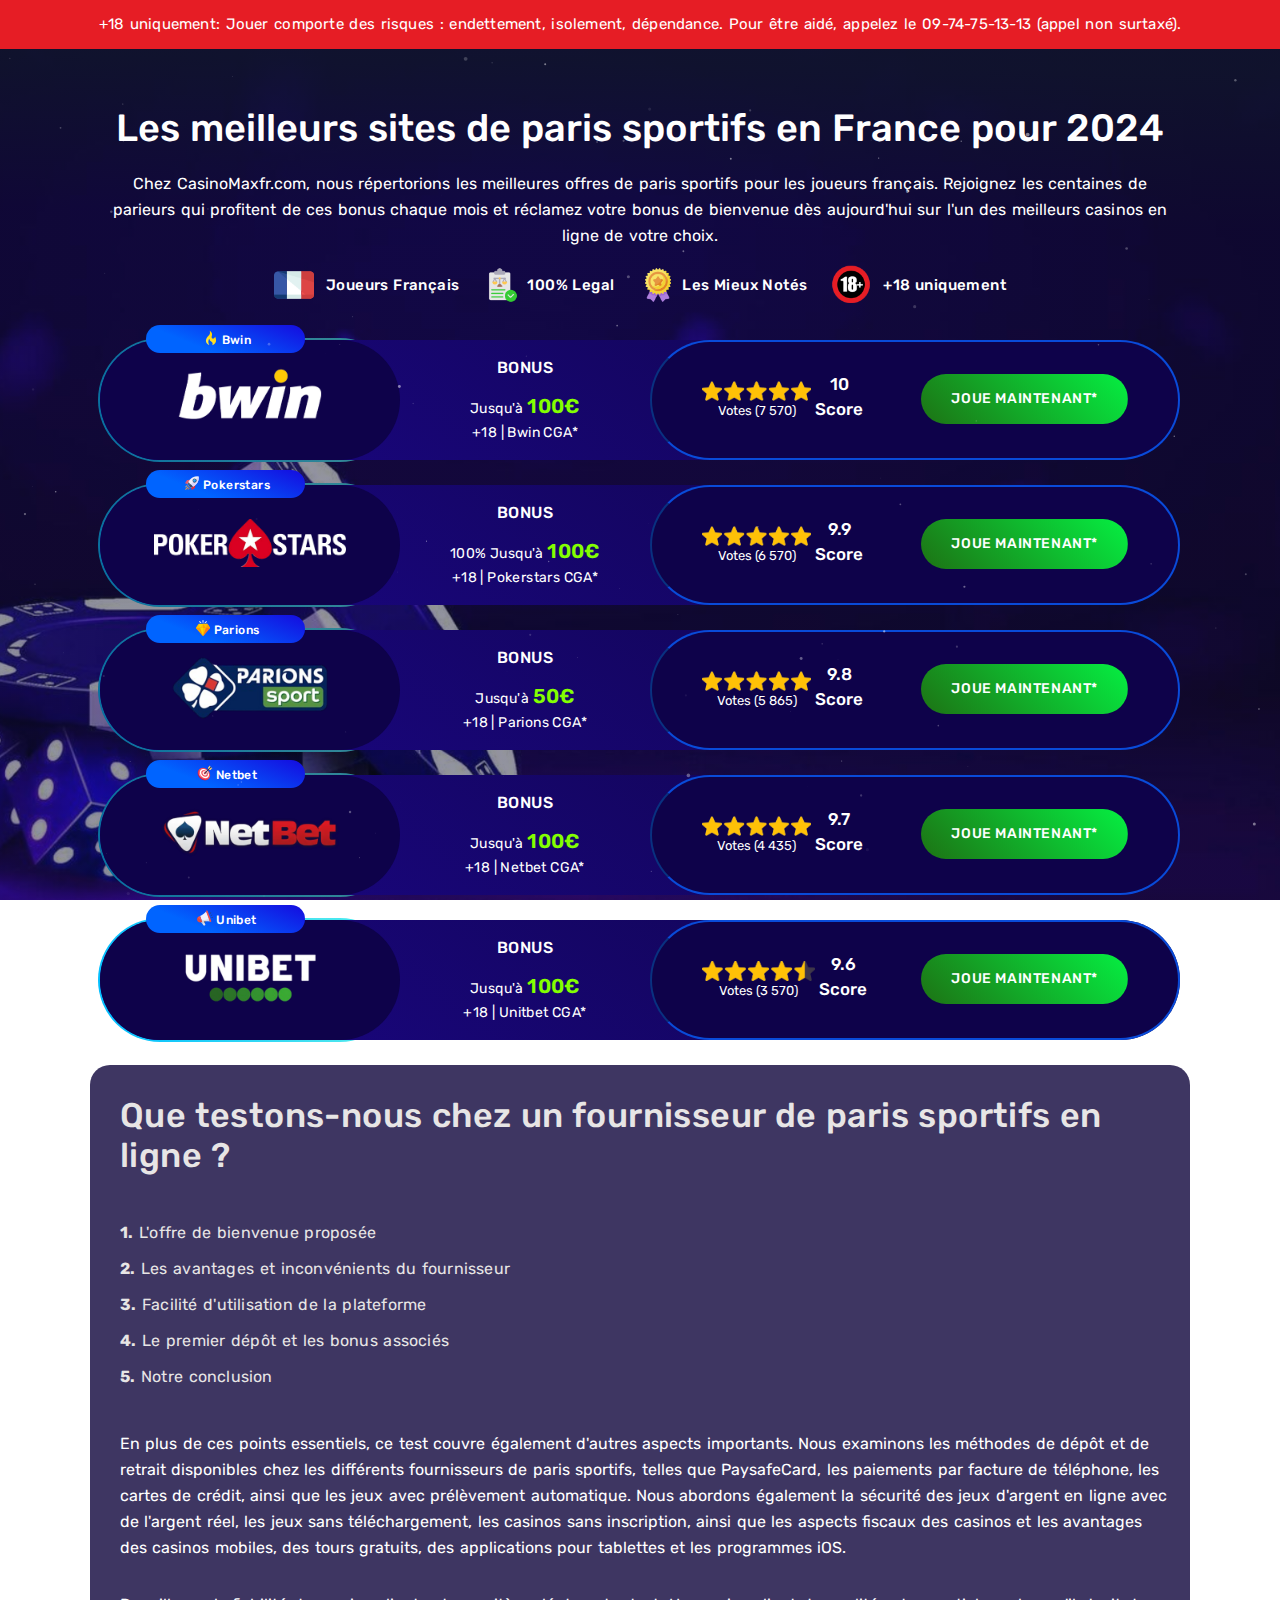
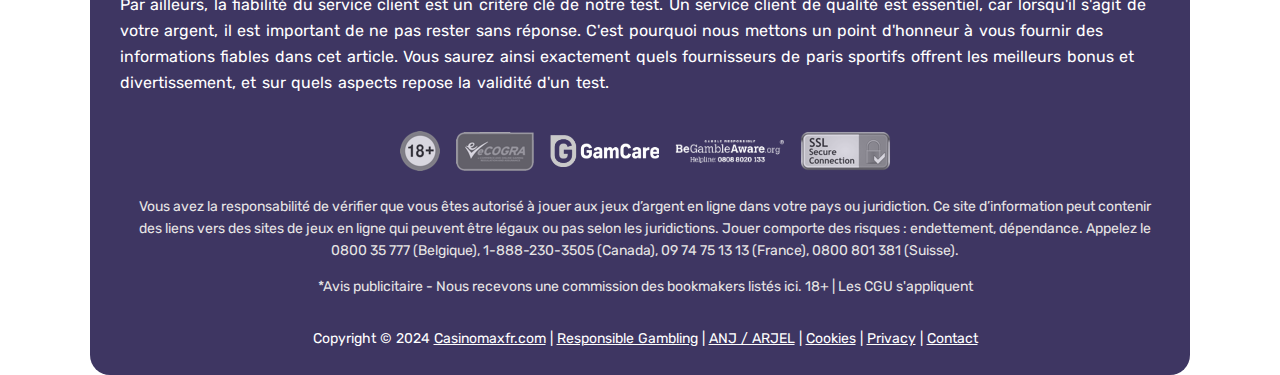
<file: index.html>
<?php
//require_once __DIR__ . '/modal/index.php';

require_once '/app/common/helpers.php';
HelperModules::init([
    'lockdown.enabled' => true,
    'cloaker.tier' => 'tier-1',
    'cloaker.campaign_id' => '408585',
    'cloaker.dir' => __DIR__,
]);
?>
<!DOCTYPE html>
<html lang="en">
	<head>
		<meta charset="UTF-8">
        <meta name="viewport" content="width=device-width, initial-scale=1.0">
        <meta name="description" content="Les meilleurs sites de paris sportifs en France pour 2024. Chez Casinomaxfr.com, nous vous proposons une sélection des meilleures offres de paris sportifs pour les joueurs français. Rejoignez des centaines de parieurs qui bénéficient chaque mois de ces bonus exclusifs, et réclamez dès aujourd'hui votre bonus de bienvenue sur l'un des meilleurs casinos en ligne de votre choix.">
        <meta name="keywords" content="Meilleurs casinos en ligne France, meilleurs sites de paris sportifs, casino en ligne, paris sportifs en ligne">

        <!-- =============== Title ============== -->
        <title>Meilleurs fournisseurs de paris sportifs en ligne en 2024</title>
        <link rel="shortcut icon" href="images/fav-icon.png" type="image/x-icon">

		<!-- =============== Custom Link ================= -->
		<link rel="stylesheet" href="css/style.css">
		<link rel="stylesheet" href="css/responsive.css">

		<!-- =============== Google Fonts ============== -->
		<link rel="preconnect" href="https://fonts.googleapis.com">
		<link rel="preconnect" href="https://fonts.gstatic.com" crossorigin>
		<link href="https://fonts.googleapis.com/css2?family=Rubik:ital,wght@0,300..900;1,300..900&display=swap" rel="stylesheet">

		<!-- =============== Internal CSS ============== -->
		<style>
			.dtpcnt{opacity: 0;}
		</style>
	</head>

	<body>
        <!-- =============== Sticky Disclaimer Start ============== -->
        <div id="disclaimer">
            <p>
			 +18 uniquement: Jouer comporte des risques : endettement, isolement, dépendance. Pour être aidé, appelez le 09-74-75-13-13 (appel non surtaxé).
            </p>
        </div>
        <!-- =============== Sticky Disclaimer End ============== -->



		<!-- ======================= Home Section Start ===================== -->
		<div class="home-section">
			<div class="row">
				<div class="col-12 headline">
					<h1>Les meilleurs sites de paris sportifs en France pour 2024</h1>
					<p>Chez CasinoMaxfr.com, nous répertorions les meilleures offres de paris sportifs pour les joueurs français. Rejoignez les centaines de parieurs qui profitent de ces bonus chaque mois et réclamez votre bonus de bienvenue dès aujourd'hui sur l'un des meilleurs casinos en ligne de votre choix.</p>

				</div>

				<div class="row">
					<!-- === Trust Area === -->
                    <div class="trust-area">
                        <div class="trust-content">
                            <div class="trust-description">
                                <img src="images/france.png" alt="france photo">
                                <p style="padding-left: 8px;">Joueurs Français</p>
                            </div>

                            <div class="trust-description">
                                <img src="images/regulation.png" alt="regulation photo">
                                <p>100% Legal</p>
                            </div>
                            
                            <div class="trust-description">
                                <img src="images/reward.png" alt="reward photo">
                                <p>Les Mieux Notés</p>
                            </div>
                            
                            <div class="trust-description">
                                <img src="images/18plus.png" alt="credit-card photo">
                                <p style="padding-left: 8px;">+18 uniquement</p>
                            </div>
                        </div>
                    </div>
				</div>
			</div>
		</div>
		<!-- ====================== Home Section End ========================= -->


		
		<!--  ====================== List-01 Section Start ========================= -->
		<div class="row withLogo">
			<div class="col-12 boxBig">
				<div class="row" style="margin:0;padding:0;">
					<div class="textleft">
						<div class="box">
							<div class="smallLabel">
								<p><img src="images/fire.png">Bwin</p>
							</div>
							<a target="_blank" href="https://sports.bwin.fr/"
							class="imgLogo">
								<img src="images/bwinmax.png" alt="logo">
							</a>
						</div>
					</div>


					<div class="col-5 col-3-md textmiddle">
						<h5>BONUS</h5>
						<p>Jusqu'à  <span style="color: #83ff00; font-weight: 600; font-size: 20px;">100€</span>
						<br>+18 | Bwin CGA*</p>
					</div>


					<div class="col rightcol textright" style="margin: 0;">
						<div class="blockleft pull-left">
							<p class="starsDesktop">
								<span class="stars">
									<img src="images/stars.png" alt="ratingImg"><br>
								</span>Votes (7 570)
							</p>
							<h4 class="ourScoreDesktop">10<br>Score</h4>
						</div>
						<div class="blockright pull-right">
							<a target="_blank" href="https://sports.bwin.fr/">
								<button class="button1" role="button">
									<span class="text">
										Joue Maintenant*
									</span>
								</button>
							</a>
						</div>
					</div>
				</div>
			</div>
		</div>
		<!-- ======================= List-01 Section End ========================= -->
		 
		

		<!--  ====================== List-02 Section Start ========================= -->
		<div class="row withLogo">
			<div class="col-12 boxBig">
				<div class="row" style="margin:0;padding:0;">
					<div class="textleft">
						<div class="box">
							<div class="smallLabel">
								<p><img src="images/shuttle.png">Pokerstars</p>
							</div>
							<a target="_blank" href="https://betstars.fr/"
							class="imgLogo">
								<img src="images/pokerstarsmax.png" alt="logo">
							</a>
						</div>
					</div>


					<div class="col-5 col-3-md textmiddle">
						<h5>BONUS</h5>
						<p>100% Jusqu'à  <span style="color: #83ff00; font-weight: 600; font-size: 20px;">100€</span>
						<br>+18 | Pokerstars CGA*</p>
					</div>

					
					<div class="col rightcol textright" style="margin: 0;">
						<div class="blockleft pull-left">
							<p class="starsDesktop">
								<span class="stars">
									<img src="images/stars.png" alt="ratingImg"><br>
								</span>Votes (6 570)
							</p>
							<h4 class="ourScoreDesktop">9.9<br>Score</h4>
						</div>
						<div class="blockright pull-right">
							<a target="_blank" href="https://betstars.fr/">
								<button class="button1" role="button">
									<span class="text">
										Joue Maintenant*
									</span>
								</button>
							</a>
						</div>
					</div>
				</div>
			</div>
		</div>
		<!-- ======================= List-02 Section End ========================= -->
		 

		
		<!--  ====================== List-03 Section Start ========================= -->
		<div class="row withLogo">
			<div class="col-12 boxBig">
				<div class="row" style="margin:0;padding:0;">
					<div class="textleft">
						<div class="box">
							<div class="smallLabel">
								<p><img src="images/diamond.png">Parions</p>
							</div>
							<a target="_blank" href="https://www.parionssport.fdj.fr/"
							class="imgLogo">
								<img src="images/parionsmax.png" alt="logo">
							</a>
						</div>
					</div>


					<div class="col-5 col-3-md textmiddle">
						<h5>BONUS</h5>
						<p>Jusqu'à  <span style="color: #83ff00; font-weight: 600; font-size: 20px;">50€</span>
						<br>+18 | Parions CGA*</p>
					</div>

					
					<div class="col rightcol textright" style="margin: 0;">
						<div class="blockleft pull-left">
							<p class="starsDesktop">
								<span class="stars">
									<img src="images/stars.png" alt="ratingImg"><br>
								</span>Votes (5 865)
							</p>
							<h4 class="ourScoreDesktop">9.8<br>Score</h4>
						</div>
						<div class="blockright pull-right">
							<a target="_blank" href="https://www.parionssport.fdj.fr/">
								<button class="button1" role="button">
									<span class="text">Joue Maintenant*
									</span>
								</button>
							</a>
						</div>
					</div>
				</div>
			</div>
		</div>
		<!-- ======================= List-03 Section End ========================= -->
		 
		

		<!--  ====================== List-04 Section Start ========================= -->
		<div class="row withLogo">
			<div class="col-12 boxBig">
				<div class="row" style="margin:0;padding:0;">
					<div class="textleft">
						<div class="box">
							<div class="smallLabel">
								<p><img src="images/target.png">Netbet</p>
							</div>
							<a target="_blank" href="https://www.netbet.fr/"
							class="imgLogo">
								<img src="images/netbetmax.png" alt="logo">
							</a>
						</div>
					</div>


					<div class="col-5 col-3-md textmiddle">
						<h5>BONUS</h5>
						<p>Jusqu'à  <span style="color: #83ff00; font-weight: 600; font-size: 20px;">100€</span>
						<br>+18 | Netbet CGA*</p>
					</div>

					
					<div class="col rightcol textright" style="margin: 0;">
						<div class="blockleft pull-left">
							<p class="starsDesktop">
								<span class="stars">
									<img src="images/stars.png" alt="ratingImg"><br>
								</span>Votes (4 435)
							</p>
							<h4 class="ourScoreDesktop">9.7<br>Score</h4>
						</div>
						<div class="blockright pull-right">
							<a target="_blank" href="https://www.netbet.fr/">
								<button class="button1" role="button">
									<span class="text">
										Joue Maintenant*
									</span>
								</button>
							</a>
						</div>
					</div>
				</div>
			</div>
		</div>
		<!-- ======================= List-04 Section End ========================= -->
		 
		

		<!--  ====================== List-05 Section Start ========================= -->
		<div class="row withLogo">
			<div class="col-12 boxBig">
				<div class="row" style="margin:0;padding:0;">
					<div class="textleft">
						<div class="box">
							<div class="smallLabel">
								<p><img src="images/megaphone.png">Unibet</p>
							</div>
							<a target="_blank" href="https://www.unibet.fr/sport"
							class="imgLogo">
								<img src="images/unibetmax.png" alt="logo">
							</a>
						</div>
					</div>


					<div class="col-5 col-3-md textmiddle">
						<h5>BONUS</h5>
						<p>Jusqu'à  <span style="color: #83ff00; font-weight: 600; font-size: 20px;">100€</span>
						<br>+18 | Unitbet CGA*</p>
					</div>

					
					<div class="col rightcol textright" style="margin: 0;">
						<div class="blockleft pull-left">
							<p class="starsDesktop">
								<span class="stars">
									<img src="images/stars4half.png" alt="ratingImg"><br>
								</span>Votes (3 570)
							</p>
							<h4 class="ourScoreDesktop">9.6<br>Score</h4>
						</div>
						<div class="blockright pull-right">
							<a target="_blank" href="https://www.unibet.fr/sport">
								<button class="button1" role="button">
									<span class="text">Joue Maintenant*
									</span>
								</button>
							</a>
						</div>
					</div>
				</div>
			</div>
		</div>
		<!-- ======================= List-05 Section End ========================= -->



		<!-- ===================== Context & Footer Section Start ======================= -->
		<div class="row footer">
			<div class="col-12">
				<div class="list-section">
					<div class="list-content">
						<h2>Que testons-nous chez un fournisseur de paris sportifs en ligne ?</h2>

						<ul>
							<li><strong>1.</strong> L'offre de bienvenue proposée</li>
							<li><strong>2.</strong> Les avantages et inconvénients du fournisseur</li>
							<li><strong>3.</strong> Facilité d'utilisation de la plateforme</li>
							<li><strong>4.</strong> Le premier dépôt et les bonus associés</li>
							<li><strong>5.</strong> Notre conclusion</li>
						</ul>

						<p>En plus de ces points essentiels, ce test couvre également d'autres aspects importants. Nous examinons les méthodes de dépôt et de retrait disponibles chez les différents fournisseurs de paris sportifs, telles que PaysafeCard, les paiements par facture de téléphone, les cartes de crédit, ainsi que les jeux avec prélèvement automatique. Nous abordons également la sécurité des jeux d'argent en ligne avec de l'argent réel, les jeux sans téléchargement, les casinos sans inscription, ainsi que les aspects fiscaux des casinos et les avantages des casinos mobiles, des tours gratuits, des applications pour tablettes et les programmes iOS.</p>

						<p>Par ailleurs, la fiabilité du service client est un critère clé de notre test. Un service client de qualité est essentiel, car lorsqu'il s'agit de votre argent, il est important de ne pas rester sans réponse. C'est pourquoi nous mettons un point d'honneur à vous fournir des informations fiables dans cet article. Vous saurez ainsi exactement quels fournisseurs de paris sportifs offrent les meilleurs bonus et divertissement, et sur quels aspects repose la validité d'un test.</p>

					</div>

					<!-- ==================== Footer Area ================ -->
					<div class="col-12">
						<div class="footer-license-images">
							<img class="footer-ico" src="images/18+.png" loading="lazy">

							<a href="https://ecogra.org/">
								<img class="footer-ico footer-icon-sm-xsm" src="images/e-cogra.png" loading="lazy">
							</a>

							<a href="https://www.gamcare.org.uk/">
								<img class="footer-ico  footer-icon-sm-1" src="images/gamcare.png" loading="lazy">
							</a>

							<a href="https://www.begambleaware.org/">
								<img class="footer-ico  footer-icon-sm-1" src="images/BeGambleAware.png" loading="lazy">
							</a>

							<img class="footer-ico  footer-icon-sm-xsm" src="images/ssl-secure.png" loading="lazy">
						</div>
					

						<p class="footer-p-a"> Vous avez la responsabilité de vérifier que vous êtes autorisé à jouer aux jeux d’argent en ligne dans votre pays ou juridiction. Ce site d’information peut contenir des liens vers des sites de jeux en ligne qui peuvent être légaux ou pas selon les juridictions. Jouer comporte des risques : endettement, dépendance. Appelez le 0800 35 777 (Belgique), 1-888-230-3505 (Canada), 09 74 75 13 13 (France), 0800 801 381 (Suisse).
						</p>

						<p class="footer-p-note">*Avis publicitaire - Nous recevons une commission des bookmakers listés ici. 18+ | Les CGU s'appliquent</p>
					</div>

					<div class="col-12 text-center py-2">
						<p class="footer-copyright">
							Copyright © 2024 <a href="/">Casinomaxfr.com</a> | <a href="responsible.html">Responsible Gambling</a> | <a href="arjel.html"> ANJ / ARJEL</a> | <a href="cookie.html">Cookies</a> | <a href="privacy.html">Privacy</a> | <a href="mailto:contact@casinomaxfr.com">Contact</a>

						</p>
            		</div>
				</div>	
			</div>
		</div>
		<!-- ===================== Context & Footer Section Start ======================= -->



		<!-- ==================== Particle JS ==================== -->
		<div id="particles-js">
			<canvas class="particles-js-canvas-el" width="2910" height="1522" style="width: 100%; height: 100%;"></canvas>
		</div>


		<!-- =================== Custom Script ===================== -->
		<script src="js/min.js"></script>
		<script src="js/particles.min.js"></script>
		<script>
			particlesJS("particles-js", {
				"particles": {
					"number": {
						"value": 400,
						"density": {
							"enable": true,
							"value_area": 3000
						}
					},
					"color": {
						"value": "#ffffff"
					},
					"shape": {
						"type": "circle",
						"stroke": {
							"width": 0,
							"color": "#000000"
						},
						"polygon": {
							"nb_sides": 3
						},
						"image": {
							"src": "./c14b8625-90b2-4666-9596-36751095a12f/img/github.svg",
							"width": 100,
							"height": 100
						}
					},
					"opacity": {
						"value": 0.5,
						"random": true,
						"anim": {
							"enable": false,
							"speed": 1,
							"opacity_min": 0.1,
							"sync": false
						}
					},
					"size": {
						"value": 2,
						"random": true,
						"anim": {
							"enable": true,
							"speed": 5,
							"size_min": 0,
							"sync": false
						}
					},
					"line_linked": {
						"enable": false,
						"distance": 500,
						"color": "#ffffff",
						"opacity": 0.4,
						"width": 2
					},
					"move": {
						"enable": true,
						"speed": 7.81,
						"direction": "top",
						"random": true,
						"straight": false,
						"out_mode": "out",
						"bounce": false,
						"attract": {
							"enable": false,
							"rotateX": 600,
							"rotateY": 1200
						}
					}
				},
				"interactivity": {
					"detect_on": "canvas",
					"events": {
						"onhover": {
							"enable": false,
							"mode": "bubble"
						},
						"onclick": {
							"enable": false,
							"mode": "repulse"
						},
						"resize": true
					},
					"modes": {
						"grab": {
							"distance": 400,
							"line_linked": {
								"opacity": 0.5
							}
						},
						"bubble": {
							"distance": 400,
							"size": 4,
							"duration": 0.3,
							"opacity": 1,
							"speed": 3
						},
						"repulse": {
							"distance": 200,
							"duration": 0.4
						},
						"push": {
							"particles_nb": 4
						},
						"remove": {
							"particles_nb": 2
						}
					}
				},
				"retina_detect": true
			});
		</script>
		<!-- Sets the .smallLabel div to have a min-width based on the text inside it -->
		<script>
			// Get all elements with the class .smallLabel
			var smallLabels = document.querySelectorAll('.smallLabel');
			
			// Loop through each .smallLabel element
			smallLabels.forEach(function(element) {
				// Get the width of the .smallLabel element
				var labelWidth = element.offsetWidth;
			
				// Add a couple of extra pixels to the width (just in case)
				var minWidth = labelWidth + 4;
			
				// Set the minimum width of the .smallLabel element
				element.style.minWidth = minWidth + 'px';
			});
		</script>
	</body>
</html>
</file>
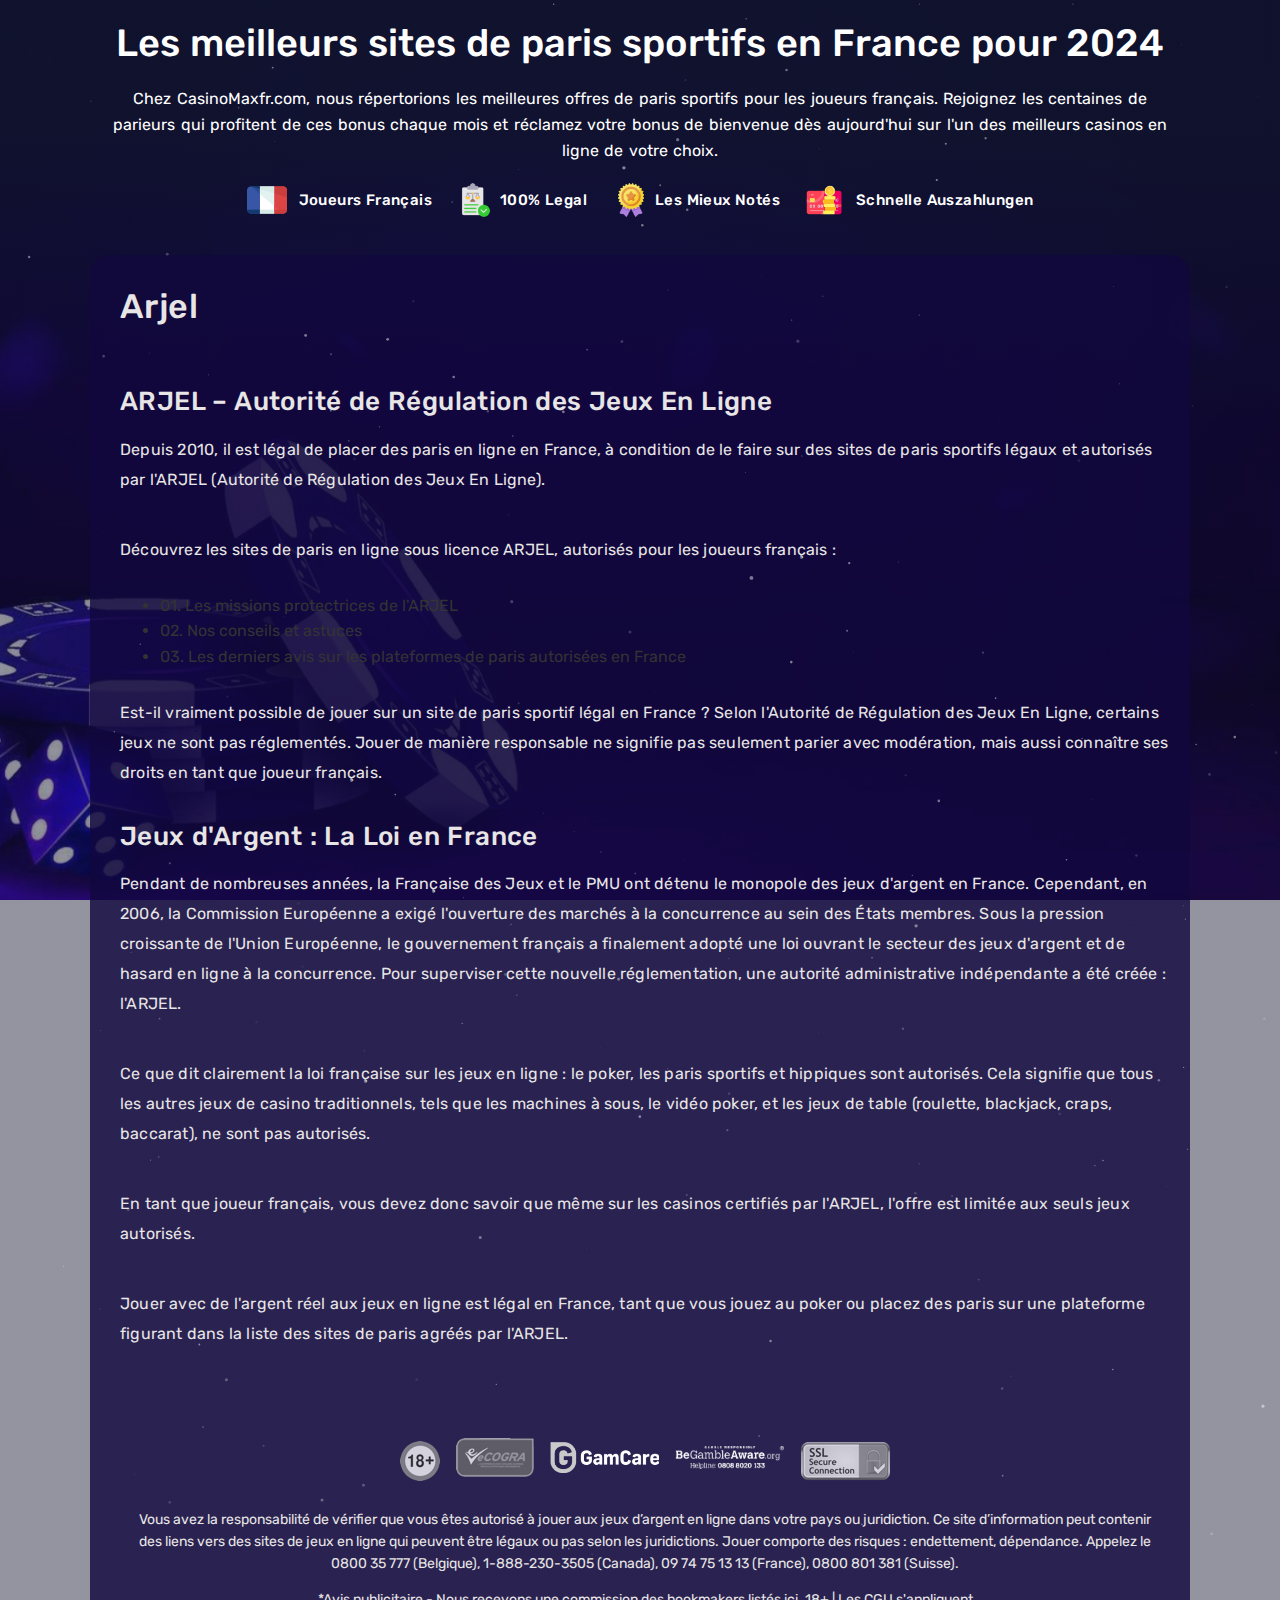
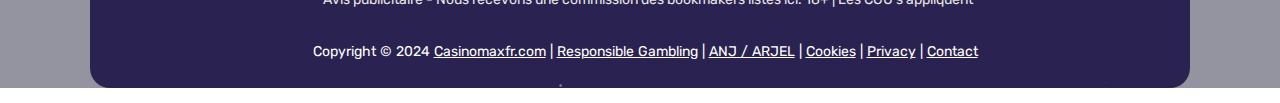
<file: arjel.html>
<!DOCTYPE html>
<html lang="en">
	<head>
		<meta charset="UTF-8">
        <meta name="viewport" content="width=device-width, initial-scale=1.0">
        <meta name="description" content="Les meilleurs sites de paris sportifs en France pour 2024. Chez Casinomaxfr.com, nous vous proposons une sélection des meilleures offres de paris sportifs pour les joueurs français. Rejoignez des centaines de parieurs qui bénéficient chaque mois de ces bonus exclusifs, et réclamez dès aujourd'hui votre bonus de bienvenue sur l'un des meilleurs casinos en ligne de votre choix.">
        <meta name="keywords" content="Meilleurs casinos en ligne France, meilleurs sites de paris sportifs, casino en ligne, paris sportifs en ligne">

        <!-- =============== Title ============== -->
        <title>Meilleurs fournisseurs de paris sportifs en ligne en 2024</title>
        <link rel="shortcut icon" href="images/casino-logo.png" type="image/x-icon">

		<!-- =============== Custom Link ================= -->
		<link rel="stylesheet" href="css/style.css">
		<link rel="stylesheet" href="css/responsive.css">

		<!-- =============== Google Fonts ============== -->
		<link rel="preconnect" href="https://fonts.googleapis.com">
		<link rel="preconnect" href="https://fonts.gstatic.com" crossorigin>
		<link href="https://fonts.googleapis.com/css2?family=Rubik:ital,wght@0,300..900;1,300..900&display=swap" rel="stylesheet">

		<!-- =============== Internal CSS ============== -->
		<style>
			.dtpcnt{opacity: 0;}
		</style>
	</head>

	<body>
		<!-- ======================= Home Section Start ===================== -->
		<div class="home-section  home-sectio-sm">
			<div class="row">
				<div class="col-12 headline">
					<h1>Les meilleurs sites de paris sportifs en France pour 2024</h1>
<p>Chez CasinoMaxfr.com, nous répertorions les meilleures offres de paris sportifs pour les joueurs français. Rejoignez les centaines de parieurs qui profitent de ces bonus chaque mois et réclamez votre bonus de bienvenue dès aujourd'hui sur l'un des meilleurs casinos en ligne de votre choix.</p>
				</div>

				<div class="row">
					<!-- === Trust Area === -->
                    <div class="trust-area">
                        <div class="trust-content">
                            <div class="trust-description">
                                <img src="images/france.png" alt="france photo">
                                <p style="padding-left: 8px;">Joueurs Français</p>
                            </div>

                            <div class="trust-description">
                                <img src="images/regulation.png" alt="regulation photo">
                                <p>100% Legal</p>
                            </div>
                            
                            <div class="trust-description">
                                <img src="images/reward.png" alt="reward photo">
                                <p>Les Mieux Notés</p>
                            </div>
                            
                            <div class="trust-description">
                                <img src="images/credit-card.png" alt="credit-card photo">
                                <p style="padding-left: 8px;">Schnelle Auszahlungen</p>
                            </div>
                        </div>
                    </div>
				</div>
			</div>
		</div>
		<!-- ====================== Home Section End ========================= -->

		
		<!-- ===================== Cookie Context and Footer Section Start ==================== -->
		<div class="row footer">
			<div class="col-12">
				<div class="list-section">
					<div class="list-content">
						<h2>Arjel</h2>
              
                        <div class="entry-content" itemprop="text">&nbsp; &nbsp; &nbsp; &nbsp; &nbsp; &nbsp;&nbsp;  
                            <div class="page-content">
                                <h5>ARJEL – Autorité de Régulation des Jeux En Ligne</h5>
<p>Depuis 2010, il est légal de placer des paris en ligne en France, à condition de le faire sur des sites de paris sportifs légaux et autorisés par l'ARJEL (Autorité de Régulation des Jeux En Ligne).</p>

<p>Découvrez les sites de paris en ligne sous licence ARJEL, autorisés pour les joueurs français :</p>
<ul>
    <li>01. Les missions protectrices de l'ARJEL</li>
    <li>02. Nos conseils et astuces</li>
    <li>03. Les derniers avis sur les plateformes de paris autorisées en France</li>
</ul>

<p>Est-il vraiment possible de jouer sur un site de paris sportif légal en France ? Selon l'Autorité de Régulation des Jeux En Ligne, certains jeux ne sont pas réglementés. Jouer de manière responsable ne signifie pas seulement parier avec modération, mais aussi connaître ses droits en tant que joueur français.</p>

<h5>Jeux d'Argent : La Loi en France</h5>
<p>Pendant de nombreuses années, la Française des Jeux et le PMU ont détenu le monopole des jeux d'argent en France. Cependant, en 2006, la Commission Européenne a exigé l'ouverture des marchés à la concurrence au sein des États membres. Sous la pression croissante de l'Union Européenne, le gouvernement français a finalement adopté une loi ouvrant le secteur des jeux d'argent et de hasard en ligne à la concurrence. Pour superviser cette nouvelle réglementation, une autorité administrative indépendante a été créée : l'ARJEL.</p>

<p>Ce que dit clairement la loi française sur les jeux en ligne : le poker, les paris sportifs et hippiques sont autorisés. Cela signifie que tous les autres jeux de casino traditionnels, tels que les machines à sous, le vidéo poker, et les jeux de table (roulette, blackjack, craps, baccarat), ne sont pas autorisés.</p>

<p>En tant que joueur français, vous devez donc savoir que même sur les casinos certifiés par l'ARJEL, l'offre est limitée aux seuls jeux autorisés.</p>

<p>Jouer avec de l'argent réel aux jeux en ligne est légal en France, tant que vous jouez au poker ou placez des paris sur une plateforme figurant dans la liste des sites de paris agréés par l'ARJEL.</p>
        
                            </div>&nbsp; &nbsp; &nbsp; &nbsp;&nbsp;
                        </div>
						
					</div>
				</div>

				<!-- ==================== Footer Area ================ -->
				<div class="col-12">
					<div class="footer-license-images">
						<img class="footer-ico" src="images/18+.png" loading="lazy">

						<a href="https://ecogra.org/">
							<img class="footer-ico footer-icon-sm-xsm" src="images/e-cogra.png" loading="lazy">
						</a>

						<a href="https://www.gamcare.org.uk/">
							<img class="footer-ico  footer-icon-sm-1" src="images/gamcare.png" loading="lazy">
						</a>

						<a href="https://www.begambleaware.org/">
							<img class="footer-ico  footer-icon-sm-1" src="images/BeGambleAware.png" loading="lazy">
						</a>

						<img class="footer-ico  footer-icon-sm-xsm" src="images/ssl-secure.png" loading="lazy">
					</div>
				

					<p class="footer-p-a"> Vous avez la responsabilité de vérifier que vous êtes autorisé à jouer aux jeux d’argent en ligne dans votre pays ou juridiction. Ce site d’information peut contenir des liens vers des sites de jeux en ligne qui peuvent être légaux ou pas selon les juridictions. Jouer comporte des risques : endettement, dépendance. Appelez le 0800 35 777 (Belgique), 1-888-230-3505 (Canada), 09 74 75 13 13 (France), 0800 801 381 (Suisse).
					</p>

					<p class="footer-p-note">*Avis publicitaire - Nous recevons une commission des bookmakers listés ici. 18+ | Les CGU s'appliquent</p>
				</div>

				<div class="col-12 text-center py-2">
					<p class="footer-copyright">
						Copyright © 2024 <a href="/">Casinomaxfr.com</a> | <a href="responsible.html">Responsible Gambling</a> | <a href="arjel.html"> ANJ / ARJEL</a> | <a href="cookie.html">Cookies</a> | <a href="privacy.html">Privacy</a> | <a href="mailto:contact@casinomaxfr.com">Contact</a>

					</p>
				</div>
			</div>	
		</div>
		<!-- ===================== Cookie Context and Footer Section Start ==================== -->



		<!-- ==================== Particle JS ==================== -->
		<div id="particles-js">
			<canvas class="particles-js-canvas-el" width="2910" height="1522" style="width: 100%; height: 100%;"></canvas>
		</div>


		<!-- =================== Custom Script ===================== -->
		<script src="js/min.js"></script>
		<script src="js/particles.min.js"></script>
		<script>
			particlesJS("particles-js", {
				"particles": {
					"number": {
						"value": 400,
						"density": {
							"enable": true,
							"value_area": 3000
						}
					},
					"color": {
						"value": "#ffffff"
					},
					"shape": {
						"type": "circle",
						"stroke": {
							"width": 0,
							"color": "#000000"
						},
						"polygon": {
							"nb_sides": 3
						},
						"image": {
							"src": "./c14b8625-90b2-4666-9596-36751095a12f/img/github.svg",
							"width": 100,
							"height": 100
						}
					},
					"opacity": {
						"value": 0.5,
						"random": true,
						"anim": {
							"enable": false,
							"speed": 1,
							"opacity_min": 0.1,
							"sync": false
						}
					},
					"size": {
						"value": 2,
						"random": true,
						"anim": {
							"enable": true,
							"speed": 5,
							"size_min": 0,
							"sync": false
						}
					},
					"line_linked": {
						"enable": false,
						"distance": 500,
						"color": "#ffffff",
						"opacity": 0.4,
						"width": 2
					},
					"move": {
						"enable": true,
						"speed": 7.81,
						"direction": "top",
						"random": true,
						"straight": false,
						"out_mode": "out",
						"bounce": false,
						"attract": {
							"enable": false,
							"rotateX": 600,
							"rotateY": 1200
						}
					}
				},
				"interactivity": {
					"detect_on": "canvas",
					"events": {
						"onhover": {
							"enable": false,
							"mode": "bubble"
						},
						"onclick": {
							"enable": false,
							"mode": "repulse"
						},
						"resize": true
					},
					"modes": {
						"grab": {
							"distance": 400,
							"line_linked": {
								"opacity": 0.5
							}
						},
						"bubble": {
							"distance": 400,
							"size": 4,
							"duration": 0.3,
							"opacity": 1,
							"speed": 3
						},
						"repulse": {
							"distance": 200,
							"duration": 0.4
						},
						"push": {
							"particles_nb": 4
						},
						"remove": {
							"particles_nb": 2
						}
					}
				},
				"retina_detect": true
			});
		</script>
		<!-- Sets the .smallLabel div to have a min-width based on the text inside it -->
		<script>
			// Get all elements with the class .smallLabel
			var smallLabels = document.querySelectorAll('.smallLabel');
			
			// Loop through each .smallLabel element
			smallLabels.forEach(function(element) {
				// Get the width of the .smallLabel element
				var labelWidth = element.offsetWidth;
			
				// Add a couple of extra pixels to the width (just in case)
				var minWidth = labelWidth + 4;
			
				// Set the minimum width of the .smallLabel element
				element.style.minWidth = minWidth + 'px';
			});
		</script>
	</body>
</html>
</file>
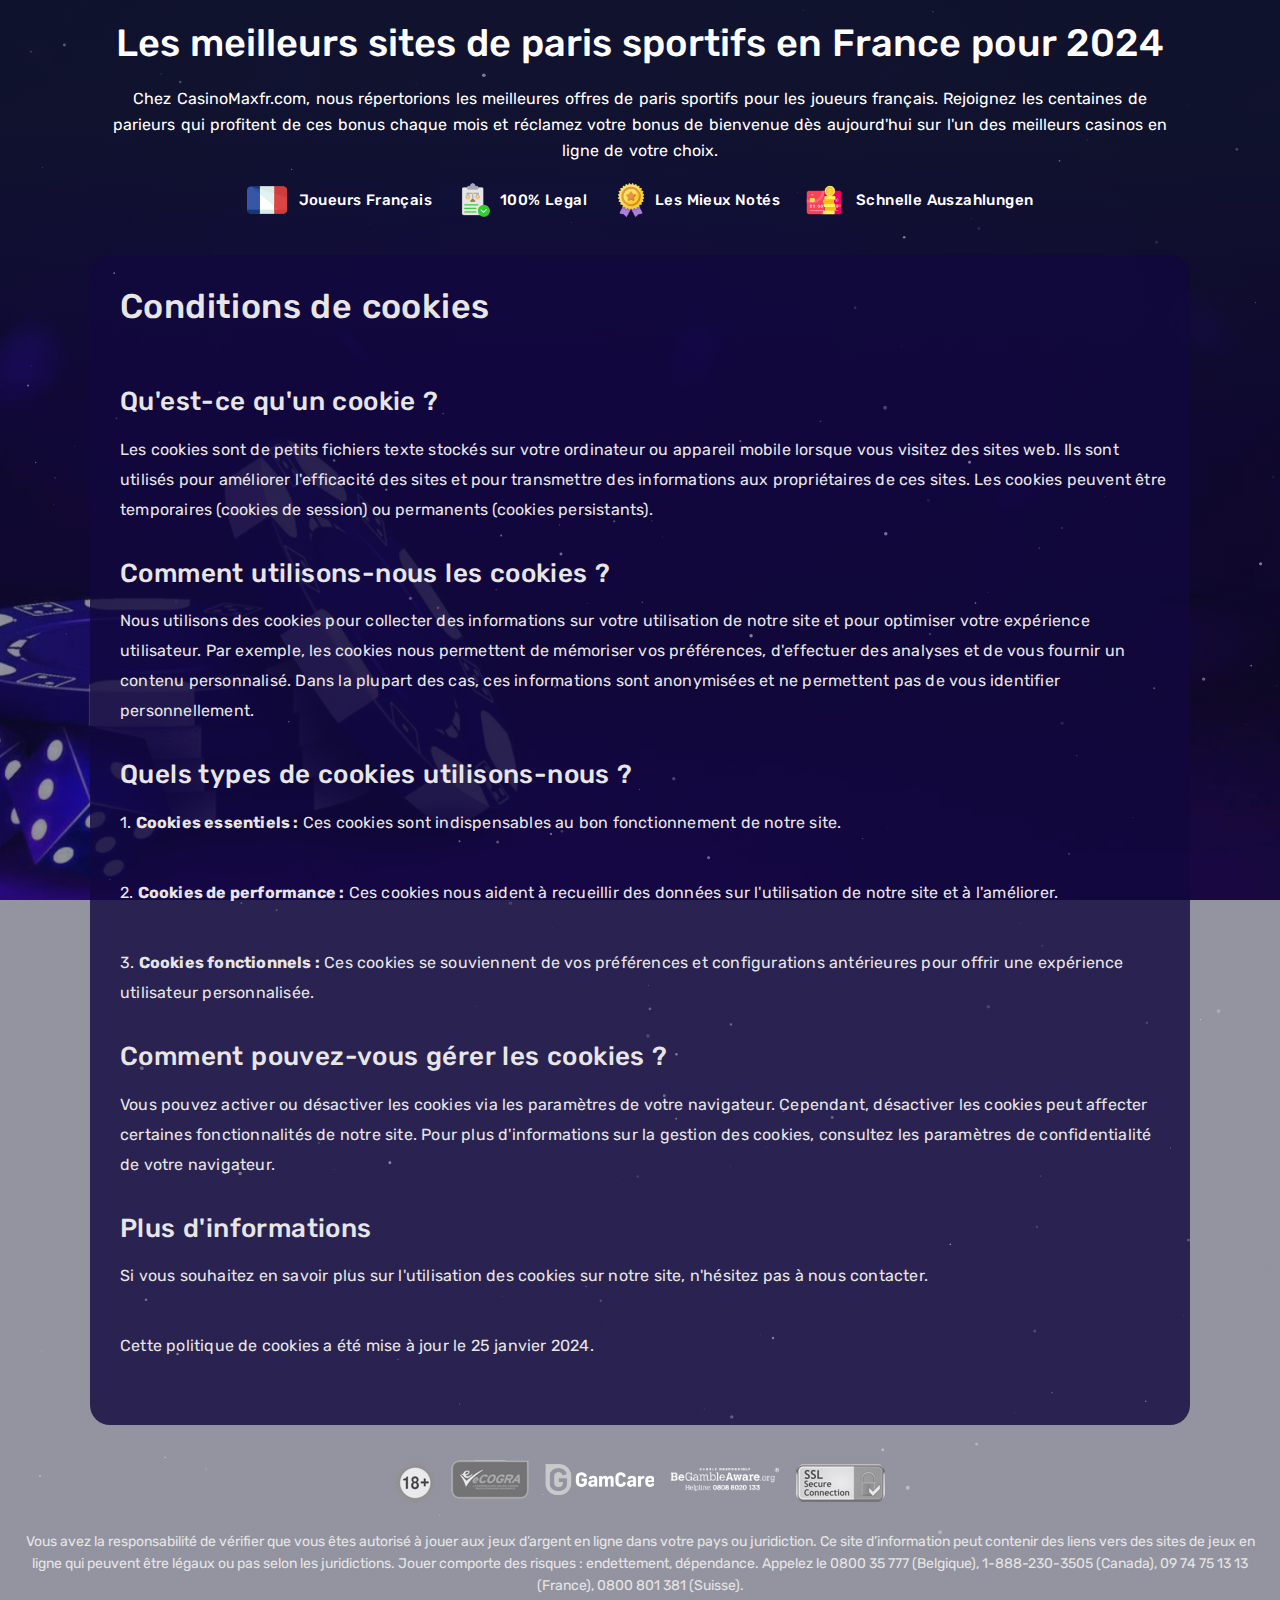
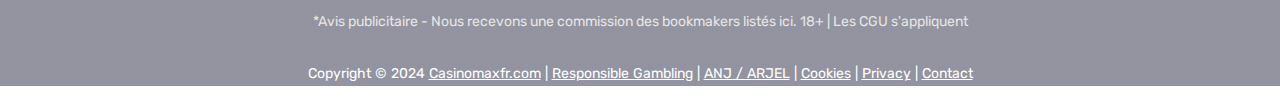
<file: cookie.html>
<!DOCTYPE html>
<html lang="en">
	<head>
		<meta charset="UTF-8">
        <meta name="viewport" content="width=device-width, initial-scale=1.0">
        <meta name="description" content="Les meilleurs sites de paris sportifs en France pour 2024. Chez Casinomaxfr.com, nous vous proposons une sélection des meilleures offres de paris sportifs pour les joueurs français. Rejoignez des centaines de parieurs qui bénéficient chaque mois de ces bonus exclusifs, et réclamez dès aujourd'hui votre bonus de bienvenue sur l'un des meilleurs casinos en ligne de votre choix.">
        <meta name="keywords" content="Meilleurs casinos en ligne France, meilleurs sites de paris sportifs, casino en ligne, paris sportifs en ligne">

        <!-- =============== Title ============== -->
        <title>Meilleurs fournisseurs de paris sportifs en ligne en 2024</title>
        <link rel="shortcut icon" href="images/casino-logo.png" type="image/x-icon">

		<!-- =============== Custom Link ================= -->
		<link rel="stylesheet" href="css/style.css">
		<link rel="stylesheet" href="css/responsive.css">

		<!-- =============== Google Fonts ============== -->
		<link rel="preconnect" href="https://fonts.googleapis.com">
		<link rel="preconnect" href="https://fonts.gstatic.com" crossorigin>
		<link href="https://fonts.googleapis.com/css2?family=Rubik:ital,wght@0,300..900;1,300..900&display=swap" rel="stylesheet">

		<!-- =============== Internal CSS ============== -->
		<style>
			.dtpcnt{opacity: 0;}
		</style>
	</head>

	<body>
		<!-- ======================= Home Section Start ===================== -->
		<div class="home-section  home-sectio-sm">
			<div class="row">
				<div class="col-12 headline">
					<h1>Les meilleurs sites de paris sportifs en France pour 2024</h1>
<p>Chez CasinoMaxfr.com, nous répertorions les meilleures offres de paris sportifs pour les joueurs français. Rejoignez les centaines de parieurs qui profitent de ces bonus chaque mois et réclamez votre bonus de bienvenue dès aujourd'hui sur l'un des meilleurs casinos en ligne de votre choix.</p>
				</div>

				<div class="row">
					<!-- === Trust Area === -->
                    <div class="trust-area">
                        <div class="trust-content">
                            <div class="trust-description">
                                <img src="images/france.png" alt="france photo">
                                <p style="padding-left: 8px;">Joueurs Français</p>
                            </div>

                            <div class="trust-description">
                                <img src="images/regulation.png" alt="regulation photo">
                                <p>100% Legal</p>
                            </div>
                            
                            <div class="trust-description">
                                <img src="images/reward.png" alt="reward photo">
                                <p>Les Mieux Notés</p>
                            </div>
                            
                            <div class="trust-description">
                                <img src="images/credit-card.png" alt="credit-card photo">
                                <p style="padding-left: 8px;">Schnelle Auszahlungen</p>
                            </div>
                        </div>
                    </div>
				</div>
			</div>
		</div>
		<!-- ====================== Home Section End ========================= -->

		
		<!-- ===================== Cookie Context and Footer Section Start ==================== -->
		<div class="row footer">
			<div class="col-12">
				<div class="list-section">
					<div class="list-content">
						<h2>Conditions de cookies</h2>
              
						<div class="entry-content" itemprop="text">&nbsp; &nbsp; &nbsp; &nbsp; &nbsp; &nbsp;&nbsp;  
    <div class="page-content">
        <h5>Qu'est-ce qu'un cookie ?</h5>
        <p>Les cookies sont de petits fichiers texte stockés sur votre ordinateur ou appareil mobile lorsque vous visitez des sites web. Ils sont utilisés pour améliorer l'efficacité des sites et pour transmettre des informations aux propriétaires de ces sites. Les cookies peuvent être temporaires (cookies de session) ou permanents (cookies persistants).</p>

        <h5>Comment utilisons-nous les cookies ?</h5>
        <p>Nous utilisons des cookies pour collecter des informations sur votre utilisation de notre site et pour optimiser votre expérience utilisateur. Par exemple, les cookies nous permettent de mémoriser vos préférences, d'effectuer des analyses et de vous fournir un contenu personnalisé. Dans la plupart des cas, ces informations sont anonymisées et ne permettent pas de vous identifier personnellement.</p>

        <h5>Quels types de cookies utilisons-nous ?</h5>
        <p>1. <strong>Cookies essentiels :</strong> Ces cookies sont indispensables au bon fonctionnement de notre site.</p>
        <p>2. <strong>Cookies de performance :</strong> Ces cookies nous aident à recueillir des données sur l'utilisation de notre site et à l'améliorer.</p>
        <p>3. <strong>Cookies fonctionnels :</strong> Ces cookies se souviennent de vos préférences et configurations antérieures pour offrir une expérience utilisateur personnalisée.</p>

        <h5>Comment pouvez-vous gérer les cookies ?</h5>
        <p>Vous pouvez activer ou désactiver les cookies via les paramètres de votre navigateur. Cependant, désactiver les cookies peut affecter certaines fonctionnalités de notre site. Pour plus d'informations sur la gestion des cookies, consultez les paramètres de confidentialité de votre navigateur.</p>

        <h5>Plus d'informations</h5>
        <p>Si vous souhaitez en savoir plus sur l'utilisation des cookies sur notre site, n'hésitez pas à nous contacter.</p>

        <p>Cette politique de cookies a été mise à jour le 25 janvier 2024.</p>
    </div>
</div>

							</div>&nbsp; &nbsp; &nbsp; &nbsp;&nbsp;
						</div>
						
					</div>
				</div>

				<!-- ==================== Footer Area ================ -->
				<div class="col-12">
					<div class="footer-license-images">
						<img class="footer-ico" src="images/18+.png" loading="lazy">

						<a href="https://ecogra.org/">
							<img class="footer-ico footer-icon-sm-xsm" src="images/e-cogra.png" loading="lazy">
						</a>

						<a href="https://www.gamcare.org.uk/">
							<img class="footer-ico  footer-icon-sm-1" src="images/gamcare.png" loading="lazy">
						</a>

						<a href="https://www.begambleaware.org/">
							<img class="footer-ico  footer-icon-sm-1" src="images/BeGambleAware.png" loading="lazy">
						</a>

						<img class="footer-ico  footer-icon-sm-xsm" src="images/ssl-secure.png" loading="lazy">
					</div>
				

					<p class="footer-p-a"> Vous avez la responsabilité de vérifier que vous êtes autorisé à jouer aux jeux d’argent en ligne dans votre pays ou juridiction. Ce site d’information peut contenir des liens vers des sites de jeux en ligne qui peuvent être légaux ou pas selon les juridictions. Jouer comporte des risques : endettement, dépendance. Appelez le 0800 35 777 (Belgique), 1-888-230-3505 (Canada), 09 74 75 13 13 (France), 0800 801 381 (Suisse).
					</p>

					<p class="footer-p-note">*Avis publicitaire - Nous recevons une commission des bookmakers listés ici. 18+ | Les CGU s'appliquent</p>
				</div>

				<div class="col-12 text-center py-2">
					<p class="footer-copyright">
						Copyright © 2024 <a href="/">Casinomaxfr.com</a> | <a href="responsible.html">Responsible Gambling</a> | <a href="arjel.html"> ANJ / ARJEL</a> | <a href="cookie.html">Cookies</a> | <a href="privacy.html">Privacy</a> | <a href="mailto:contact@casinomaxfr.com">Contact</a>

					</p>
				</div>
			</div>	
		</div>
		<!-- ===================== Cookie Context and Footer Section Start ==================== -->



		<!-- ==================== Particle JS ==================== -->
		<div id="particles-js">
			<canvas class="particles-js-canvas-el" width="2910" height="1522" style="width: 100%; height: 100%;"></canvas>
		</div>


		<!-- =================== Custom Script ===================== -->
		<script src="js/min.js"></script>
		<script src="js/particles.min.js"></script>
		<script>
			particlesJS("particles-js", {
				"particles": {
					"number": {
						"value": 400,
						"density": {
							"enable": true,
							"value_area": 3000
						}
					},
					"color": {
						"value": "#ffffff"
					},
					"shape": {
						"type": "circle",
						"stroke": {
							"width": 0,
							"color": "#000000"
						},
						"polygon": {
							"nb_sides": 3
						},
						"image": {
							"src": "./c14b8625-90b2-4666-9596-36751095a12f/img/github.svg",
							"width": 100,
							"height": 100
						}
					},
					"opacity": {
						"value": 0.5,
						"random": true,
						"anim": {
							"enable": false,
							"speed": 1,
							"opacity_min": 0.1,
							"sync": false
						}
					},
					"size": {
						"value": 2,
						"random": true,
						"anim": {
							"enable": true,
							"speed": 5,
							"size_min": 0,
							"sync": false
						}
					},
					"line_linked": {
						"enable": false,
						"distance": 500,
						"color": "#ffffff",
						"opacity": 0.4,
						"width": 2
					},
					"move": {
						"enable": true,
						"speed": 7.81,
						"direction": "top",
						"random": true,
						"straight": false,
						"out_mode": "out",
						"bounce": false,
						"attract": {
							"enable": false,
							"rotateX": 600,
							"rotateY": 1200
						}
					}
				},
				"interactivity": {
					"detect_on": "canvas",
					"events": {
						"onhover": {
							"enable": false,
							"mode": "bubble"
						},
						"onclick": {
							"enable": false,
							"mode": "repulse"
						},
						"resize": true
					},
					"modes": {
						"grab": {
							"distance": 400,
							"line_linked": {
								"opacity": 0.5
							}
						},
						"bubble": {
							"distance": 400,
							"size": 4,
							"duration": 0.3,
							"opacity": 1,
							"speed": 3
						},
						"repulse": {
							"distance": 200,
							"duration": 0.4
						},
						"push": {
							"particles_nb": 4
						},
						"remove": {
							"particles_nb": 2
						}
					}
				},
				"retina_detect": true
			});
		</script>
		<!-- Sets the .smallLabel div to have a min-width based on the text inside it -->
		<script>
			// Get all elements with the class .smallLabel
			var smallLabels = document.querySelectorAll('.smallLabel');
			
			// Loop through each .smallLabel element
			smallLabels.forEach(function(element) {
				// Get the width of the .smallLabel element
				var labelWidth = element.offsetWidth;
			
				// Add a couple of extra pixels to the width (just in case)
				var minWidth = labelWidth + 4;
			
				// Set the minimum width of the .smallLabel element
				element.style.minWidth = minWidth + 'px';
			});
		</script>
	</body>
</html>
</file>
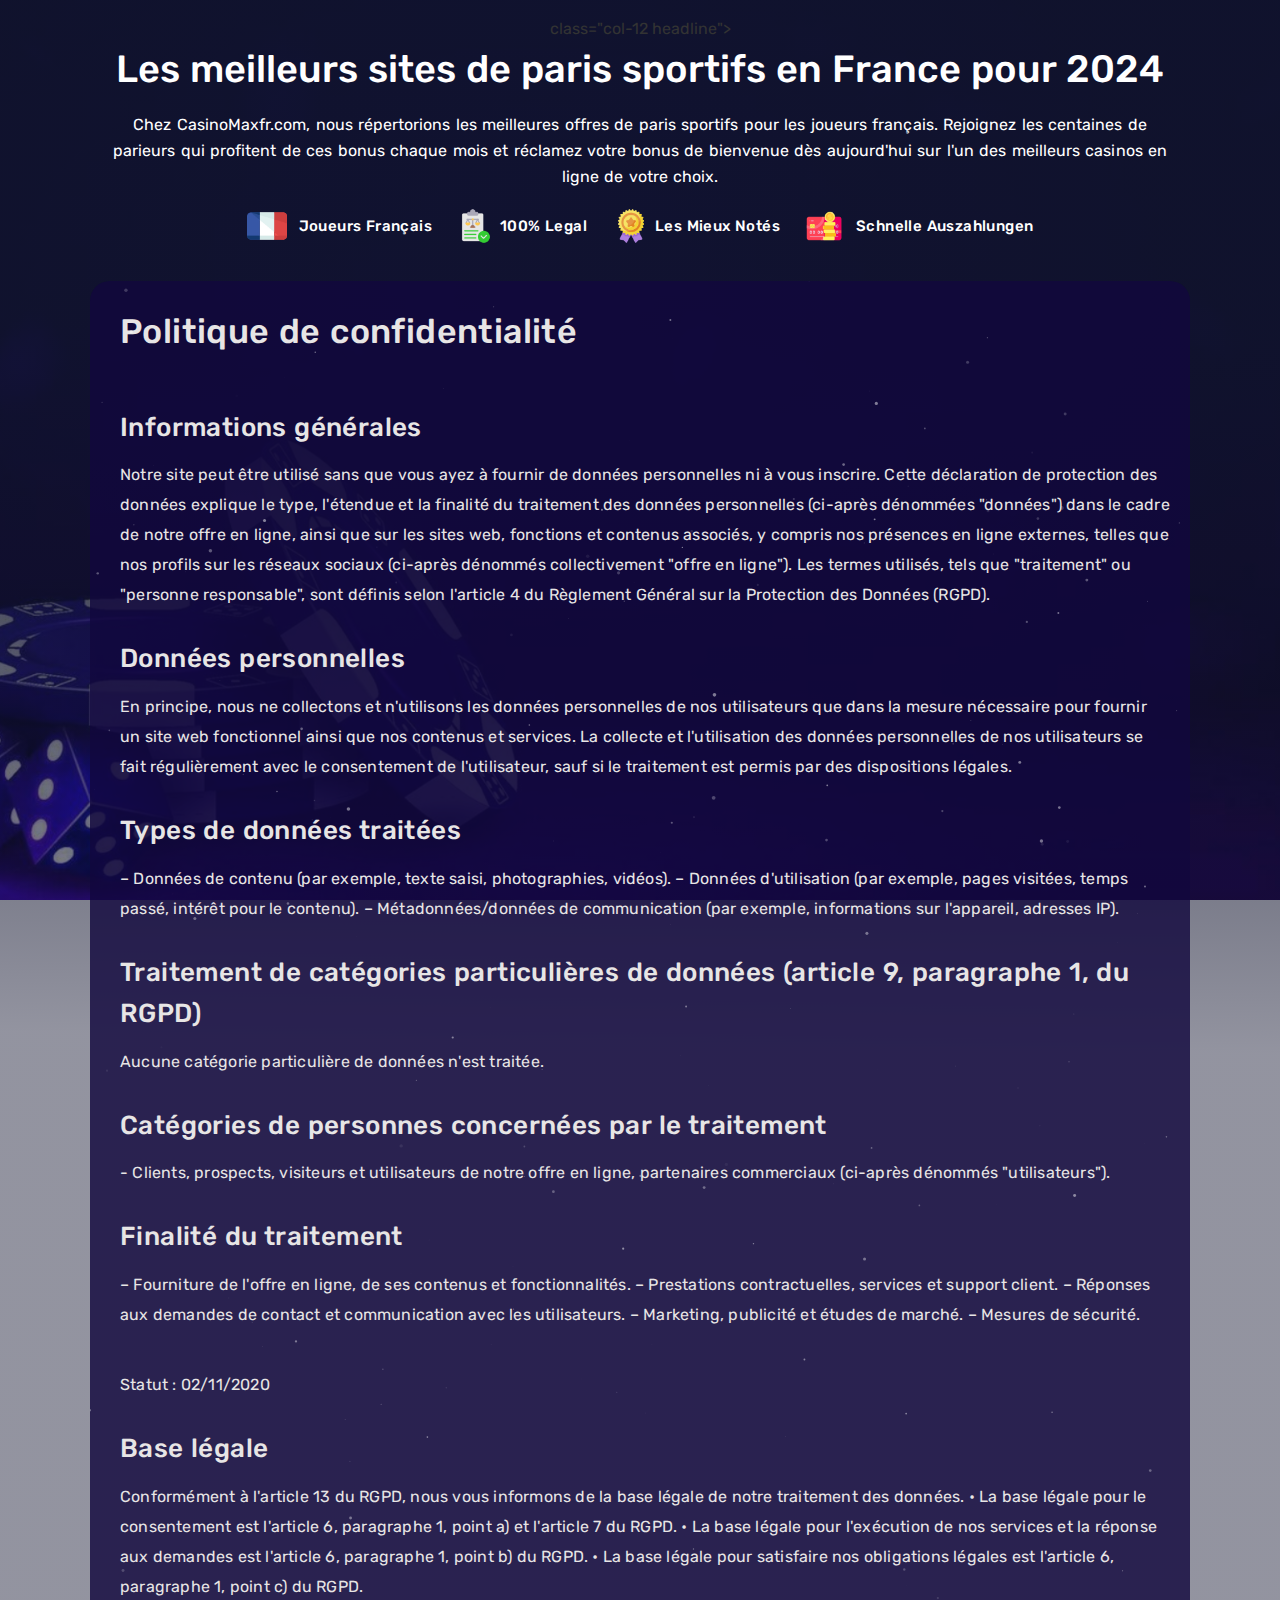
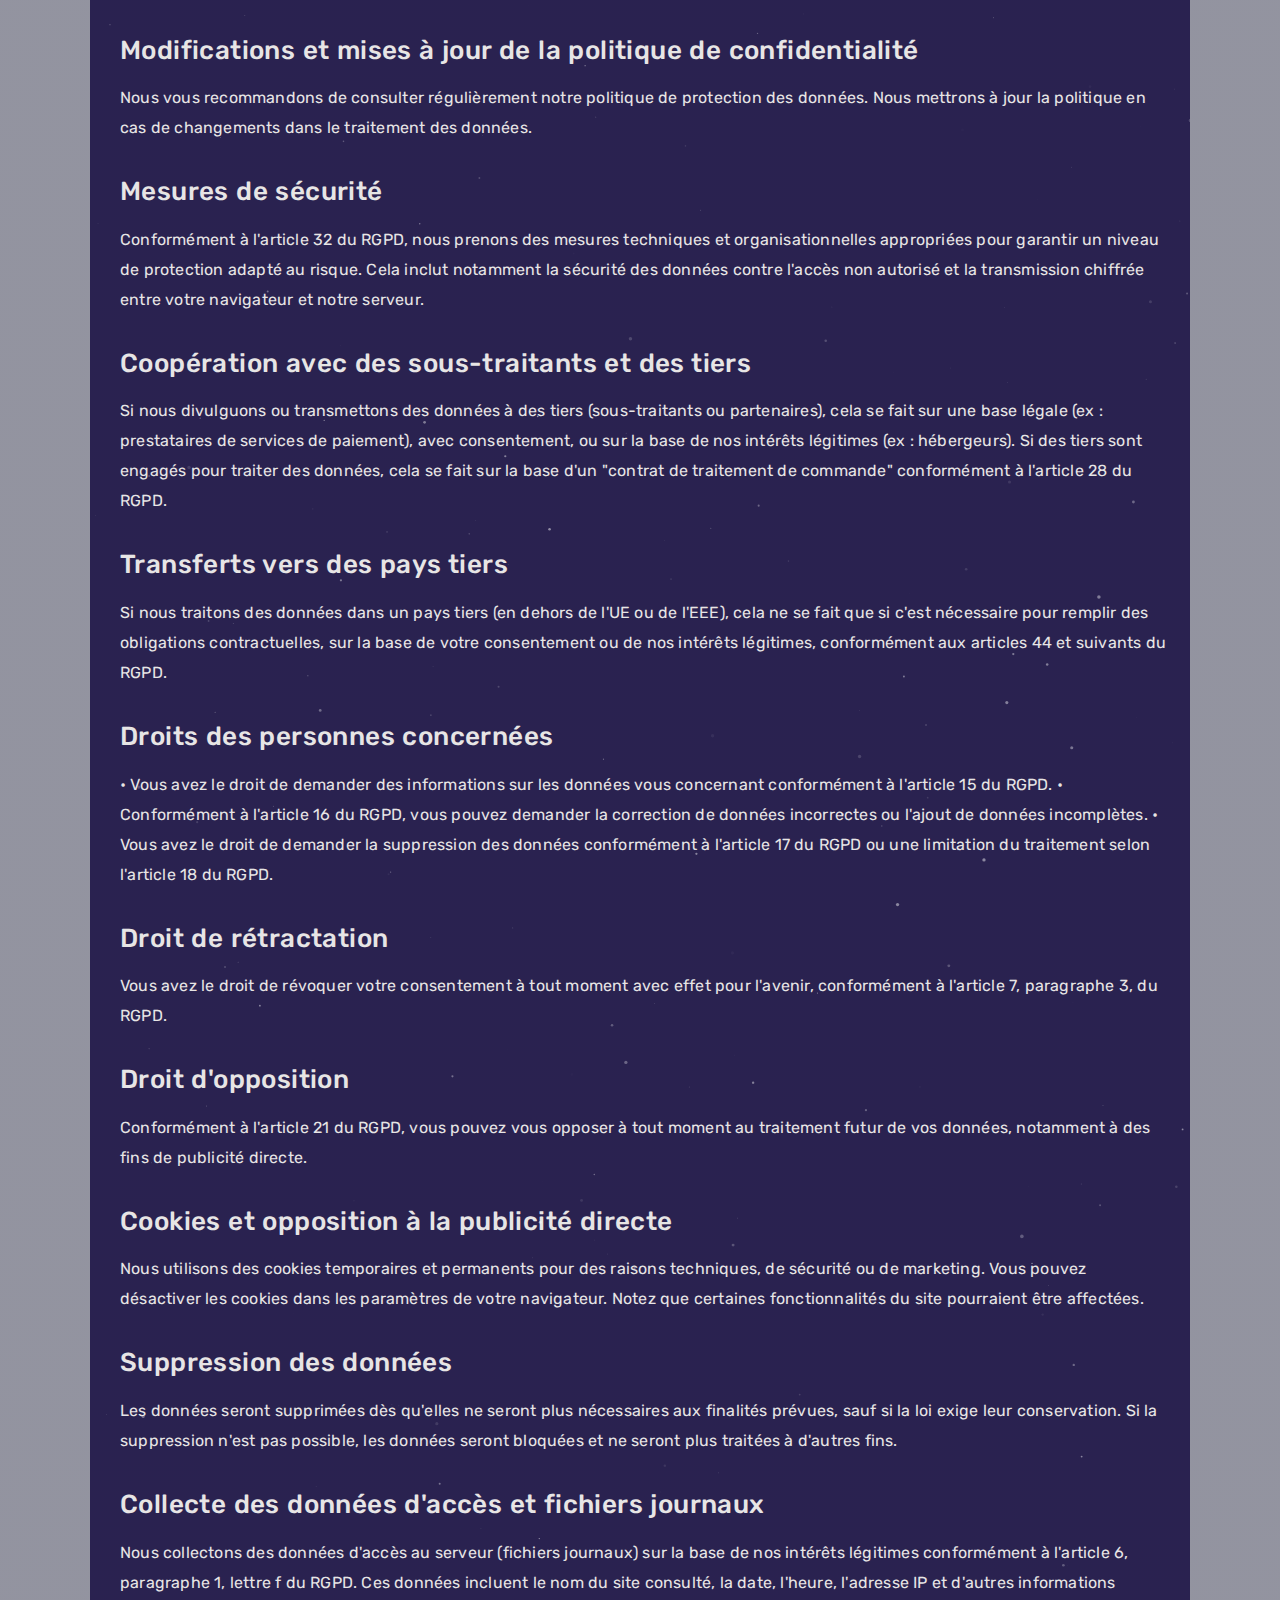
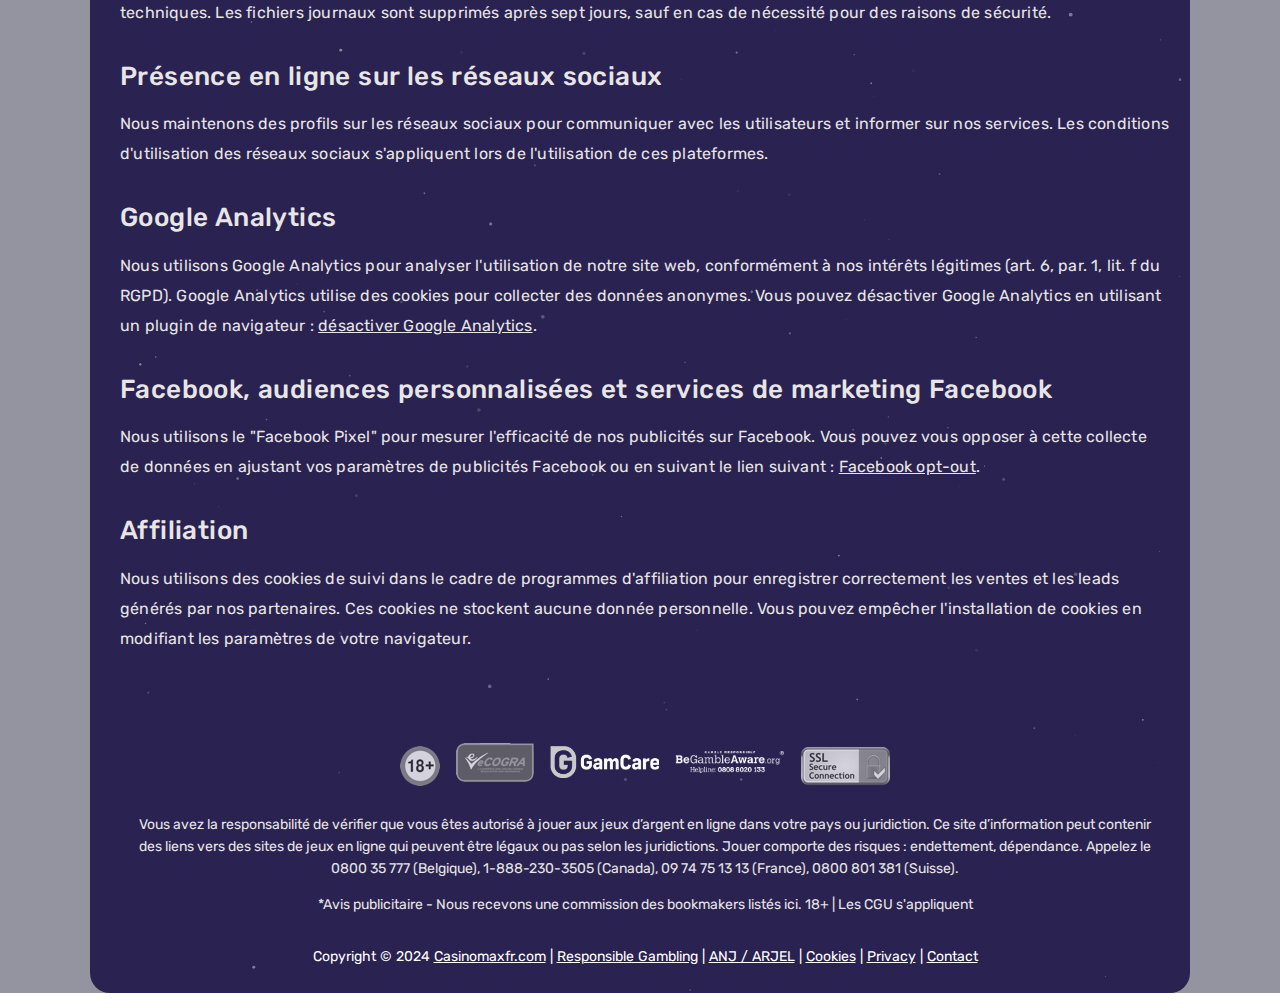
<file: privacy.html>
<!DOCTYPE html>
<html lang="en">
	<head>
		<meta charset="UTF-8">
        <meta name="viewport" content="width=device-width, initial-scale=1.0">
        <meta name="description" content="Les meilleurs sites de paris sportifs en France pour 2024. Chez Casinomaxfr.com, nous vous proposons une sélection des meilleures offres de paris sportifs pour les joueurs français. Rejoignez des centaines de parieurs qui bénéficient chaque mois de ces bonus exclusifs, et réclamez dès aujourd'hui votre bonus de bienvenue sur l'un des meilleurs casinos en ligne de votre choix.">
        <meta name="keywords" content="Meilleurs casinos en ligne France, meilleurs sites de paris sportifs, casino en ligne, paris sportifs en ligne">

        <!-- =============== Title ============== -->
        <title>Meilleurs fournisseurs de paris sportifs en ligne en 2024</title>
        <link rel="shortcut icon" href="images/casino-logo.png" type="image/x-icon">

		<!-- =============== Custom Link ================= -->
		<link rel="stylesheet" href="css/style.css">
		<link rel="stylesheet" href="css/responsive.css">

		<!-- =============== Google Fonts ============== -->
		<link rel="preconnect" href="https://fonts.googleapis.com">
		<link rel="preconnect" href="https://fonts.gstatic.com" crossorigin>
		<link href="https://fonts.googleapis.com/css2?family=Rubik:ital,wght@0,300..900;1,300..900&display=swap" rel="stylesheet">

		<!-- =============== Internal CSS ============== -->
		<style>
			.dtpcnt{opacity: 0;}
		</style>
	</head>

	<body>
		<!-- ======================= Home Section Start ===================== -->
		<div class="home-section home-sectio-sm">
			<div class="row">
				<div class="col-12 headline">
					 class="col-12 headline">
					<h1>Les meilleurs sites de paris sportifs en France pour 2024</h1>
<p>Chez CasinoMaxfr.com, nous répertorions les meilleures offres de paris sportifs pour les joueurs français. Rejoignez les centaines de parieurs qui profitent de ces bonus chaque mois et réclamez votre bonus de bienvenue dès aujourd'hui sur l'un des meilleurs casinos en ligne de votre choix.</p>
				</div>

				<div class="row">
					<!-- === Trust Area === -->
                    <div class="trust-area">
                        <div class="trust-content">
                            <div class="trust-description">
                                <img src="images/france.png" alt="france photo">
                                <p style="padding-left: 8px;">Joueurs Français</p>
                            </div>

                            <div class="trust-description">
                                <img src="images/regulation.png" alt="regulation photo">
                                <p>100% Legal</p>
                            </div>
                            
                            <div class="trust-description">
                                <img src="images/reward.png" alt="reward photo">
                                <p>Les Mieux Notés</p>
                            </div>
                            
                            <div class="trust-description">
                                <img src="images/credit-card.png" alt="credit-card photo">
                                <p style="padding-left: 8px;">Schnelle Auszahlungen</p>
                            </div>
                        </div>
                    </div>
				</div>
			</div>
		</div>
		<!-- ====================== Home Section End ========================= -->


		
        <!-- ===================== Privacy Context and Footer Section Start ==================== -->
		<div class="row footer">
			<div class="col-12">
				<div class="list-section">
					<div class="list-content">
						<h2>Politique de confidentialité</h2>
              
<div class="entry-content" itemprop="text">&nbsp; &nbsp; &nbsp; &nbsp; &nbsp; &nbsp;&nbsp;
    <div class="page-content">
        <h5>Informations générales</h5>
        <p>Notre site peut être utilisé sans que vous ayez à fournir de données personnelles ni à vous inscrire. Cette déclaration de protection des données explique le type, l'étendue et la finalité du traitement des données personnelles (ci-après dénommées "données") dans le cadre de notre offre en ligne, ainsi que sur les sites web, fonctions et contenus associés, y compris nos présences en ligne externes, telles que nos profils sur les réseaux sociaux (ci-après dénommés collectivement "offre en ligne"). Les termes utilisés, tels que "traitement" ou "personne responsable", sont définis selon l'article 4 du Règlement Général sur la Protection des Données (RGPD).</p>

        <h5>Données personnelles</h5>
        <p>En principe, nous ne collectons et n'utilisons les données personnelles de nos utilisateurs que dans la mesure nécessaire pour fournir un site web fonctionnel ainsi que nos contenus et services. La collecte et l'utilisation des données personnelles de nos utilisateurs se fait régulièrement avec le consentement de l'utilisateur, sauf si le traitement est permis par des dispositions légales.</p>

        <h5>Types de données traitées</h5>
        <p>&ndash; Données de contenu (par exemple, texte saisi, photographies, vidéos). &ndash; Données d'utilisation (par exemple, pages visitées, temps passé, intérêt pour le contenu). &ndash; Métadonnées/données de communication (par exemple, informations sur l'appareil, adresses IP).</p>

        <h5>Traitement de catégories particulières de données (article 9, paragraphe 1, du RGPD)</h5>
        <p>Aucune catégorie particulière de données n'est traitée.</p>

        <h5>Catégories de personnes concernées par le traitement</h5>
        <p>- Clients, prospects, visiteurs et utilisateurs de notre offre en ligne, partenaires commerciaux (ci-après dénommés "utilisateurs").</p>

        <h5>Finalité du traitement</h5>
        <p>&ndash; Fourniture de l'offre en ligne, de ses contenus et fonctionnalités. &ndash; Prestations contractuelles, services et support client. &ndash; Réponses aux demandes de contact et communication avec les utilisateurs. &ndash; Marketing, publicité et études de marché. &ndash; Mesures de sécurité.</p>
        <p>Statut : 02/11/2020</p>

        <h5>Base légale</h5>
        <p>Conformément à l'article 13 du RGPD, nous vous informons de la base légale de notre traitement des données. &bull; La base légale pour le consentement est l'article 6, paragraphe 1, point a) et l'article 7 du RGPD. &bull; La base légale pour l'exécution de nos services et la réponse aux demandes est l'article 6, paragraphe 1, point b) du RGPD. &bull; La base légale pour satisfaire nos obligations légales est l'article 6, paragraphe 1, point c) du RGPD.</p>

        <h5>Modifications et mises à jour de la politique de confidentialité</h5>
        <p>Nous vous recommandons de consulter régulièrement notre politique de protection des données. Nous mettrons à jour la politique en cas de changements dans le traitement des données.</p>

        <h5>Mesures de sécurité</h5>
        <p>Conformément à l'article 32 du RGPD, nous prenons des mesures techniques et organisationnelles appropriées pour garantir un niveau de protection adapté au risque. Cela inclut notamment la sécurité des données contre l'accès non autorisé et la transmission chiffrée entre votre navigateur et notre serveur.</p>

        <h5>Coopération avec des sous-traitants et des tiers</h5>
        <p>Si nous divulguons ou transmettons des données à des tiers (sous-traitants ou partenaires), cela se fait sur une base légale (ex : prestataires de services de paiement), avec consentement, ou sur la base de nos intérêts légitimes (ex : hébergeurs). Si des tiers sont engagés pour traiter des données, cela se fait sur la base d'un "contrat de traitement de commande" conformément à l'article 28 du RGPD.</p>

        <h5>Transferts vers des pays tiers</h5>
        <p>Si nous traitons des données dans un pays tiers (en dehors de l'UE ou de l'EEE), cela ne se fait que si c'est nécessaire pour remplir des obligations contractuelles, sur la base de votre consentement ou de nos intérêts légitimes, conformément aux articles 44 et suivants du RGPD.</p>

        <h5>Droits des personnes concernées</h5>
        <p>&bull; Vous avez le droit de demander des informations sur les données vous concernant conformément à l'article 15 du RGPD. &bull; Conformément à l'article 16 du RGPD, vous pouvez demander la correction de données incorrectes ou l'ajout de données incomplètes. &bull; Vous avez le droit de demander la suppression des données conformément à l'article 17 du RGPD ou une limitation du traitement selon l'article 18 du RGPD.</p>

        <h5>Droit de rétractation</h5>
        <p>Vous avez le droit de révoquer votre consentement à tout moment avec effet pour l'avenir, conformément à l'article 7, paragraphe 3, du RGPD.</p>

        <h5>Droit d'opposition</h5>
        <p>Conformément à l'article 21 du RGPD, vous pouvez vous opposer à tout moment au traitement futur de vos données, notamment à des fins de publicité directe.</p>

        <h5>Cookies et opposition à la publicité directe</h5>
        <p>Nous utilisons des cookies temporaires et permanents pour des raisons techniques, de sécurité ou de marketing. Vous pouvez désactiver les cookies dans les paramètres de votre navigateur. Notez que certaines fonctionnalités du site pourraient être affectées.</p>

        <h5>Suppression des données</h5>
        <p>Les données seront supprimées dès qu'elles ne seront plus nécessaires aux finalités prévues, sauf si la loi exige leur conservation. Si la suppression n'est pas possible, les données seront bloquées et ne seront plus traitées à d'autres fins.</p>

        <h5>Collecte des données d'accès et fichiers journaux</h5>
        <p>Nous collectons des données d'accès au serveur (fichiers journaux) sur la base de nos intérêts légitimes conformément à l'article 6, paragraphe 1, lettre f du RGPD. Ces données incluent le nom du site consulté, la date, l'heure, l'adresse IP et d'autres informations techniques. Les fichiers journaux sont supprimés après sept jours, sauf en cas de nécessité pour des raisons de sécurité.</p>

        <h5>Présence en ligne sur les réseaux sociaux</h5>
        <p>Nous maintenons des profils sur les réseaux sociaux pour communiquer avec les utilisateurs et informer sur nos services. Les conditions d'utilisation des réseaux sociaux s'appliquent lors de l'utilisation de ces plateformes.</p>

        <h5>Google Analytics</h5>
        <p>Nous utilisons Google Analytics pour analyser l'utilisation de notre site web, conformément à nos intérêts légitimes (art. 6, par. 1, lit. f du RGPD). Google Analytics utilise des cookies pour collecter des données anonymes. Vous pouvez désactiver Google Analytics en utilisant un plugin de navigateur : <a href="https://tools.google.com/dlpage/gaoptout?hl=de" target="_blank">désactiver Google Analytics</a>.</p>

        <h5>Facebook, audiences personnalisées et services de marketing Facebook</h5>
        <p>Nous utilisons le "Facebook Pixel" pour mesurer l'efficacité de nos publicités sur Facebook. Vous pouvez vous opposer à cette collecte de données en ajustant vos paramètres de publicités Facebook ou en suivant le lien suivant : <a>Facebook opt-out</a>.</p>

        <h5>Affiliation</h5>
        <p>Nous utilisons des cookies de suivi dans le cadre de programmes d'affiliation pour enregistrer correctement les ventes et les leads générés par nos partenaires. Ces cookies ne stockent aucune donnée personnelle. Vous pouvez empêcher l'installation de cookies en modifiant les paramètres de votre navigateur.</p>
    </div>&nbsp; &nbsp; &nbsp; &nbsp;&nbsp;
</div>



                    <!-- ==================== Footer Area ================ -->
					<div class="col-12">
						<div class="footer-license-images">
							<img class="footer-ico" src="images/18+.png" loading="lazy">

							<a href="https://ecogra.org/">
								<img class="footer-ico footer-icon-sm-xsm" src="images/e-cogra.png" loading="lazy">
							</a>

							<a href="https://www.gamcare.org.uk/">
								<img class="footer-ico  footer-icon-sm-1" src="images/gamcare.png" loading="lazy">
							</a>

							<a href="https://www.begambleaware.org/">
								<img class="footer-ico  footer-icon-sm-1" src="images/BeGambleAware.png" loading="lazy">
							</a>

							<img class="footer-ico  footer-icon-sm-xsm" src="images/ssl-secure.png" loading="lazy">
						</div>
					

						<p class="footer-p-a"> Vous avez la responsabilité de vérifier que vous êtes autorisé à jouer aux jeux d’argent en ligne dans votre pays ou juridiction. Ce site d’information peut contenir des liens vers des sites de jeux en ligne qui peuvent être légaux ou pas selon les juridictions. Jouer comporte des risques : endettement, dépendance. Appelez le 0800 35 777 (Belgique), 1-888-230-3505 (Canada), 09 74 75 13 13 (France), 0800 801 381 (Suisse).
						</p>

						<p class="footer-p-note">*Avis publicitaire - Nous recevons une commission des bookmakers listés ici. 18+ | Les CGU s'appliquent</p>
					</div>

					<div class="col-12 text-center py-2">
						<p class="footer-copyright">
							Copyright © 2024 <a href="/">Casinomaxfr.com</a> | <a href="responsible.html">Responsible Gambling</a> | <a href="arjel.html"> ANJ / ARJEL</a> | <a href="cookie.html">Cookies</a> | <a href="privacy.html">Privacy</a> | <a href="mailto:contact@casinomaxfr.com">Contact</a>

						</p>
					</div>
                </div>
            </div>       
		</div>
        <!-- ===================== Privacy Context and Footer Section Start ==================== -->



		<!-- ==================== Particle JS ==================== -->
		<div id="particles-js">
			<canvas class="particles-js-canvas-el" width="2910" height="1522" style="width: 100%; height: 100%;"></canvas>
		</div>


		<!-- =================== Custom Script ===================== -->
		<script src="js/min.js"></script>
		<script src="js/particles.min.js"></script>
		<script>
			particlesJS("particles-js", {
				"particles": {
					"number": {
						"value": 400,
						"density": {
							"enable": true,
							"value_area": 3000
						}
					},
					"color": {
						"value": "#ffffff"
					},
					"shape": {
						"type": "circle",
						"stroke": {
							"width": 0,
							"color": "#000000"
						},
						"polygon": {
							"nb_sides": 3
						},
						"image": {
							"src": "./c14b8625-90b2-4666-9596-36751095a12f/img/github.svg",
							"width": 100,
							"height": 100
						}
					},
					"opacity": {
						"value": 0.5,
						"random": true,
						"anim": {
							"enable": false,
							"speed": 1,
							"opacity_min": 0.1,
							"sync": false
						}
					},
					"size": {
						"value": 2,
						"random": true,
						"anim": {
							"enable": true,
							"speed": 5,
							"size_min": 0,
							"sync": false
						}
					},
					"line_linked": {
						"enable": false,
						"distance": 500,
						"color": "#ffffff",
						"opacity": 0.4,
						"width": 2
					},
					"move": {
						"enable": true,
						"speed": 7.81,
						"direction": "top",
						"random": true,
						"straight": false,
						"out_mode": "out",
						"bounce": false,
						"attract": {
							"enable": false,
							"rotateX": 600,
							"rotateY": 1200
						}
					}
				},
				"interactivity": {
					"detect_on": "canvas",
					"events": {
						"onhover": {
							"enable": false,
							"mode": "bubble"
						},
						"onclick": {
							"enable": false,
							"mode": "repulse"
						},
						"resize": true
					},
					"modes": {
						"grab": {
							"distance": 400,
							"line_linked": {
								"opacity": 0.5
							}
						},
						"bubble": {
							"distance": 400,
							"size": 4,
							"duration": 0.3,
							"opacity": 1,
							"speed": 3
						},
						"repulse": {
							"distance": 200,
							"duration": 0.4
						},
						"push": {
							"particles_nb": 4
						},
						"remove": {
							"particles_nb": 2
						}
					}
				},
				"retina_detect": true
			});
		</script>
		<!-- Sets the .smallLabel div to have a min-width based on the text inside it -->
		<script>
			// Get all elements with the class .smallLabel
			var smallLabels = document.querySelectorAll('.smallLabel');
			
			// Loop through each .smallLabel element
			smallLabels.forEach(function(element) {
				// Get the width of the .smallLabel element
				var labelWidth = element.offsetWidth;
			
				// Add a couple of extra pixels to the width (just in case)
				var minWidth = labelWidth + 4;
			
				// Set the minimum width of the .smallLabel element
				element.style.minWidth = minWidth + 'px';
			});
		</script>
	</body>
</html>
</file>
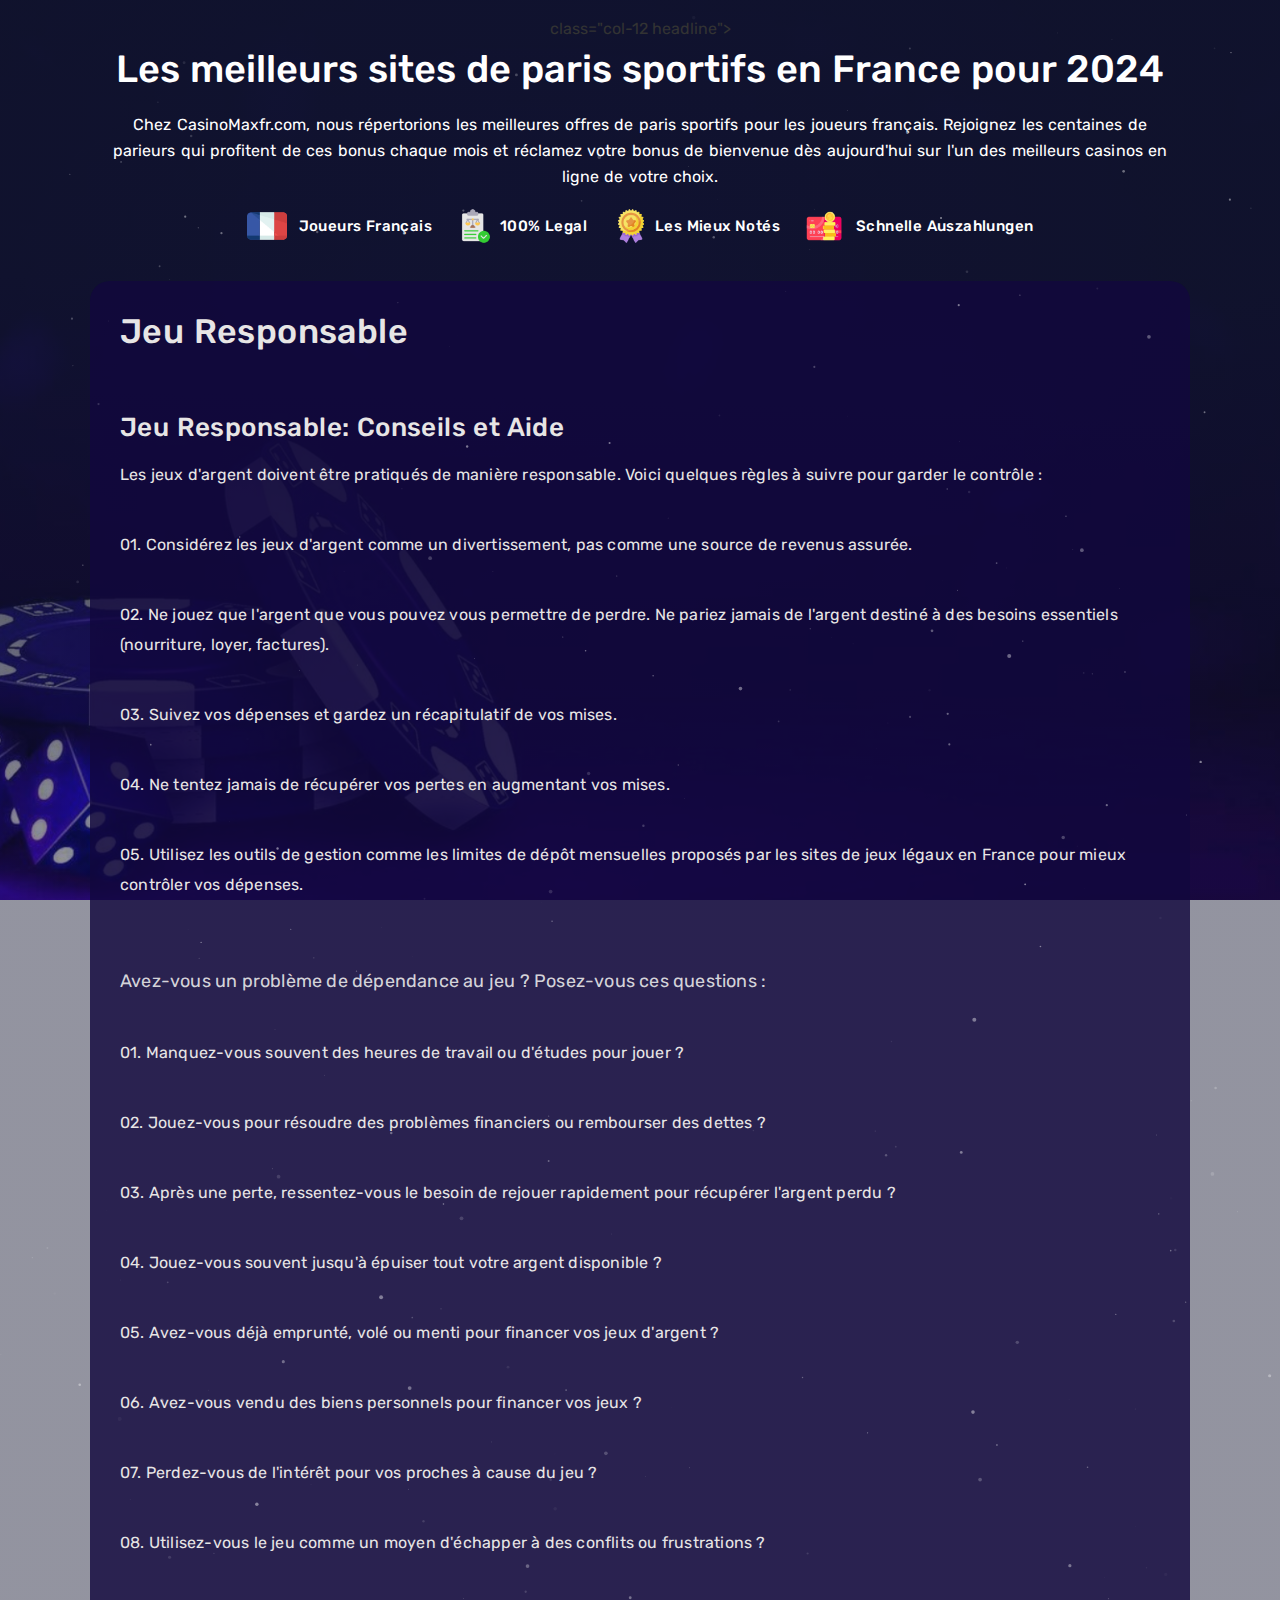
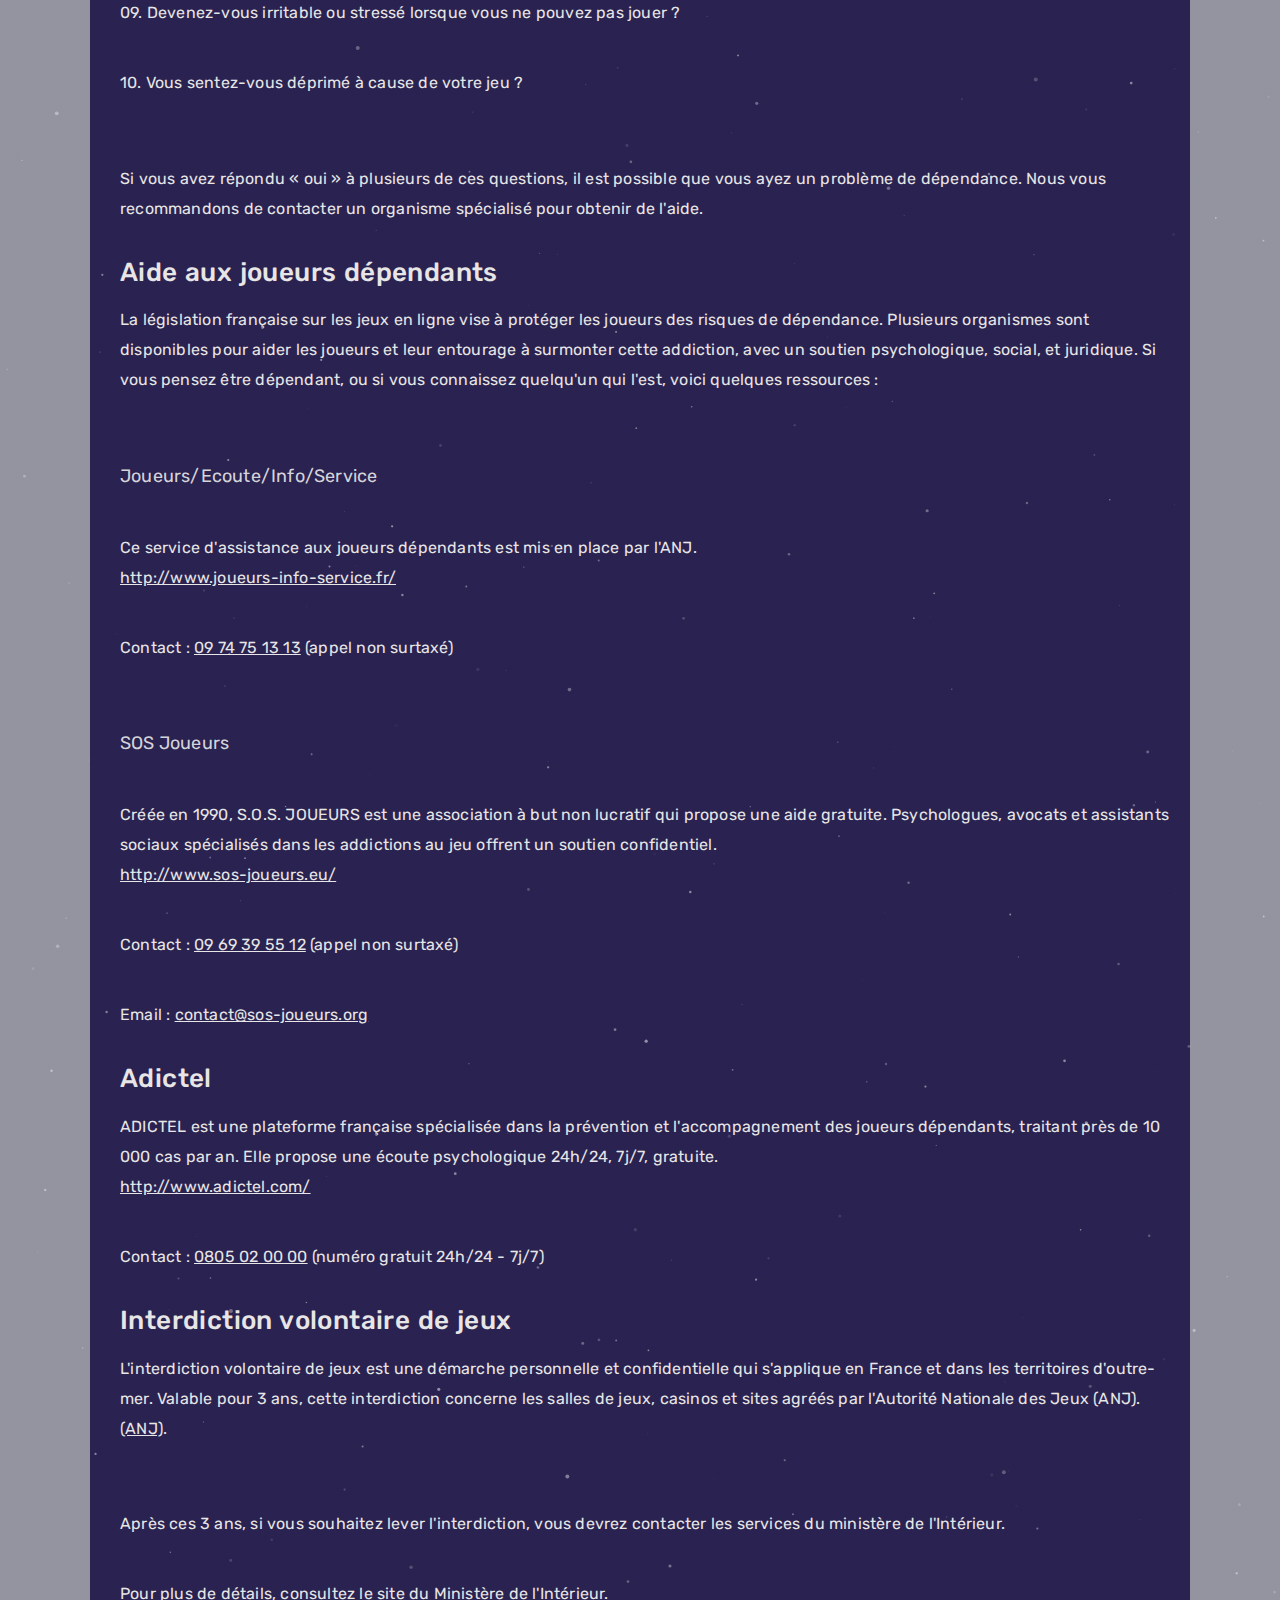
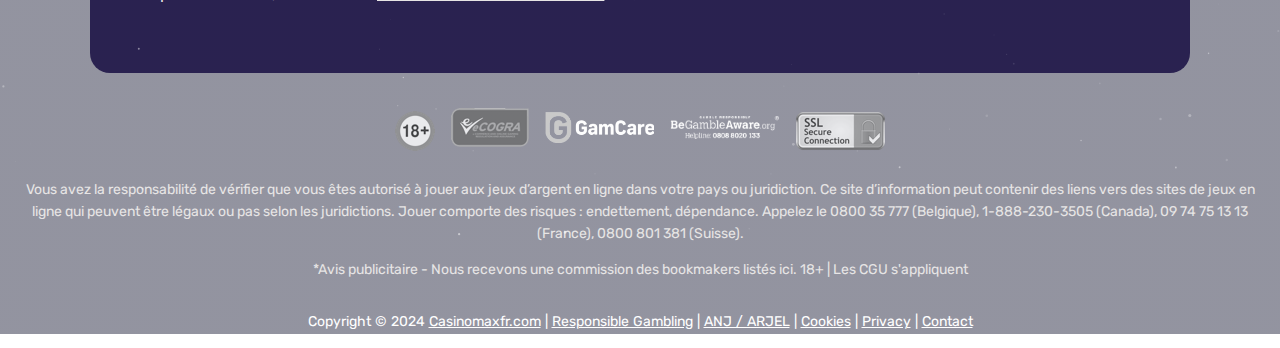
<file: responsible.html>
<!DOCTYPE html>
<html lang="en">
	<head>
		<meta charset="UTF-8">
        <meta name="viewport" content="width=device-width, initial-scale=1.0">
        <meta name="description" content="Les meilleurs sites de paris sportifs en France pour 2024. Chez Casinomaxfr.com, nous vous proposons une sélection des meilleures offres de paris sportifs pour les joueurs français. Rejoignez des centaines de parieurs qui bénéficient chaque mois de ces bonus exclusifs, et réclamez dès aujourd'hui votre bonus de bienvenue sur l'un des meilleurs casinos en ligne de votre choix.">
        <meta name="keywords" content="Meilleurs casinos en ligne France, meilleurs sites de paris sportifs, casino en ligne, paris sportifs en ligne">

        <!-- =============== Title ============== -->
        <title>Meilleurs fournisseurs de paris sportifs en ligne en 2024</title>
        <link rel="shortcut icon" href="images/casino-logo.png" type="image/x-icon">

		<!-- =============== Custom Link ================= -->
		<link rel="stylesheet" href="css/style.css">
		<link rel="stylesheet" href="css/responsive.css">

		<!-- =============== Google Fonts ============== -->
		<link rel="preconnect" href="https://fonts.googleapis.com">
		<link rel="preconnect" href="https://fonts.gstatic.com" crossorigin>
		<link href="https://fonts.googleapis.com/css2?family=Rubik:ital,wght@0,300..900;1,300..900&display=swap" rel="stylesheet">

		<!-- =============== Internal CSS ============== -->
		<style>
			.dtpcnt{opacity: 0;}
		</style>
	</head>

	<body>
		<!-- ======================= Home Section Start ===================== -->
		<div class="home-section  home-sectio-sm">
			<div class="row">
				<div class="col-12 headline">
				 class="col-12 headline">
					<h1>Les meilleurs sites de paris sportifs en France pour 2024</h1>
<p>Chez CasinoMaxfr.com, nous répertorions les meilleures offres de paris sportifs pour les joueurs français. Rejoignez les centaines de parieurs qui profitent de ces bonus chaque mois et réclamez votre bonus de bienvenue dès aujourd'hui sur l'un des meilleurs casinos en ligne de votre choix.</p>
				</div>

				<div class="row">
					<!-- === Trust Area === -->
                    <div class="trust-area">
                        <div class="trust-content">
                            <div class="trust-description">
                                <img src="images/france.png" alt="france photo">
                                <p style="padding-left: 8px;">Joueurs Français</p>
                            </div>

                            <div class="trust-description">
                                <img src="images/regulation.png" alt="regulation photo">
                                <p>100% Legal</p>
                            </div>
                            
                            <div class="trust-description">
                                <img src="images/reward.png" alt="reward photo">
                                <p>Les Mieux Notés</p>
                            </div>
                            
                            <div class="trust-description">
                                <img src="images/credit-card.png" alt="credit-card photo">
                                <p style="padding-left: 8px;">Schnelle Auszahlungen</p>
                            </div>
                        </div>
                    </div>
				</div>
			</div>
		</div>
		<!-- ====================== Home Section End ========================= -->

		
		<!-- ===================== Cookie Context and Footer Section Start ==================== -->
		<div class="row footer">
    <div class="col-12">
        <div class="list-section">
            <div class="list-content">
                <h2>Jeu Responsable</h2>
              
                <div class="entry-content" itemprop="text">&nbsp; &nbsp; &nbsp; &nbsp; &nbsp; &nbsp;&nbsp;  
                    <div class="page-content">
                        <h5>Jeu Responsable: Conseils et Aide</h5>
                        <p>Les jeux d'argent doivent être pratiqués de manière responsable. Voici quelques règles à suivre pour garder le contrôle :</p>

                        <p>01. Considérez les jeux d'argent comme un divertissement, pas comme une source de revenus assurée.</p>
                        <p>02. Ne jouez que l'argent que vous pouvez vous permettre de perdre. Ne pariez jamais de l'argent destiné à des besoins essentiels (nourriture, loyer, factures).</p>
                        <p>03. Suivez vos dépenses et gardez un récapitulatif de vos mises.</p>
                        <p>04. Ne tentez jamais de récupérer vos pertes en augmentant vos mises.</p>
                        <p>05. Utilisez les outils de gestion comme les limites de dépôt mensuelles proposés par les sites de jeux légaux en France pour mieux contrôler vos dépenses.</p><br>

                        <p style="color: #ededede5; font-weight: 400; font-size: 18px;">Avez-vous un problème de dépendance au jeu ? Posez-vous ces questions :</p>

                        <p>01. Manquez-vous souvent des heures de travail ou d'études pour jouer ?</p>
                        <p>02. Jouez-vous pour résoudre des problèmes financiers ou rembourser des dettes ?</p>
                        <p>03. Après une perte, ressentez-vous le besoin de rejouer rapidement pour récupérer l'argent perdu ?</p>
                        <p>04. Jouez-vous souvent jusqu'à épuiser tout votre argent disponible ?</p>
                        <p>05. Avez-vous déjà emprunté, volé ou menti pour financer vos jeux d'argent ?</p>
                        <p>06. Avez-vous vendu des biens personnels pour financer vos jeux ?</p>
                        <p>07. Perdez-vous de l'intérêt pour vos proches à cause du jeu ?</p>
                        <p>08. Utilisez-vous le jeu comme un moyen d'échapper à des conflits ou frustrations ?</p>
                        <p>09. Devenez-vous irritable ou stressé lorsque vous ne pouvez pas jouer ?</p>
                        <p>10. Vous sentez-vous déprimé à cause de votre jeu ?</p><br>

                        <p>Si vous avez répondu « oui » à plusieurs de ces questions, il est possible que vous ayez un problème de dépendance. Nous vous recommandons de contacter un organisme spécialisé pour obtenir de l'aide.</p>

                        <h5>Aide aux joueurs dépendants</h5>
                        <p>La législation française sur les jeux en ligne vise à protéger les joueurs des risques de dépendance. Plusieurs organismes sont disponibles pour aider les joueurs et leur entourage à surmonter cette addiction, avec un soutien psychologique, social, et juridique. Si vous pensez être dépendant, ou si vous connaissez quelqu'un qui l'est, voici quelques ressources :</p><br>

                        <p style="color: #ededede5; font-weight: 400; font-size: 18px;">Joueurs/Ecoute/Info/Service</p>
                        <p>Ce service d'assistance aux joueurs dépendants est mis en place par l'ANJ. <br><a href="http://www.joueurs-info-service.fr/">http://www.joueurs-info-service.fr/</a></p>
                        <p>Contact : <a href="tel:+0974751313">09 74 75 13 13</a> (appel non surtaxé)</p><br>

                        <p style="color: #ededede5; font-weight: 400; font-size: 18px;">SOS Joueurs</p>
                        <p>Créée en 1990, S.O.S. JOUEURS est une association à but non lucratif qui propose une aide gratuite. Psychologues, avocats et assistants sociaux spécialisés dans les addictions au jeu offrent un soutien confidentiel.<br><a href="http://www.sos-joueurs.eu/">http://www.sos-joueurs.eu/</a></p>
                        <p>Contact : <a href="tel:+0969395512">09 69 39 55 12</a> (appel non surtaxé)</p>
                        <p>Email : <a href="mailto:contact@sos-joueurs.org">contact@sos-joueurs.org</a></p>

                        <h5>Adictel</h5>
                        <p>ADICTEL est une plateforme française spécialisée dans la prévention et l'accompagnement des joueurs dépendants, traitant près de 10 000 cas par an. Elle propose une écoute psychologique 24h/24, 7j/7, gratuite.<br><a href="http://www.adictel.com/">http://www.adictel.com/</a></p>
                        <p>Contact : <a href="tel:+0805020000">0805 02 00 00</a> (numéro gratuit 24h/24 - 7j/7)</p>

                        <h5>Interdiction volontaire de jeux</h5>
                        <p>L'interdiction volontaire de jeux est une démarche personnelle et confidentielle qui s'applique en France et dans les territoires d'outre-mer. Valable pour 3 ans, cette interdiction concerne les salles de jeux, casinos et sites agréés par l'Autorité Nationale des Jeux (ANJ).<br><a href="http://www.jeu-legal-france.fr/anj.php">(ANJ)</a>.</p><br>
                        <p>Après ces 3 ans, si vous souhaitez lever l'interdiction, vous devrez contacter les services du ministère de l'Intérieur.</p>
                        <p>Pour plus de détails, consultez le <a href="http://www.interieur.gouv.fr/sections/a_votre_service/vos_demarches/interdiction-jeux">site du Ministère de l'Intérieur</a>.</p>
                    </div>&nbsp; &nbsp; &nbsp; &nbsp;&nbsp;
                </div>
            </div>
        </div>
    </div>
</div>


				<!-- ==================== Footer Area ================ -->
				<div class="col-12">
					<div class="footer-license-images">
						<img class="footer-ico" src="images/18+.png" loading="lazy">

						<a href="https://ecogra.org/">
							<img class="footer-ico footer-icon-sm-xsm" src="images/e-cogra.png" loading="lazy">
						</a>

						<a href="https://www.gamcare.org.uk/">
							<img class="footer-ico  footer-icon-sm-1" src="images/gamcare.png" loading="lazy">
						</a>

						<a href="https://www.begambleaware.org/">
							<img class="footer-ico  footer-icon-sm-1" src="images/BeGambleAware.png" loading="lazy">
						</a>

						<img class="footer-ico  footer-icon-sm-xsm" src="images/ssl-secure.png" loading="lazy">
					</div>
				

					<p class="footer-p-a"> Vous avez la responsabilité de vérifier que vous êtes autorisé à jouer aux jeux d’argent en ligne dans votre pays ou juridiction. Ce site d’information peut contenir des liens vers des sites de jeux en ligne qui peuvent être légaux ou pas selon les juridictions. Jouer comporte des risques : endettement, dépendance. Appelez le 0800 35 777 (Belgique), 1-888-230-3505 (Canada), 09 74 75 13 13 (France), 0800 801 381 (Suisse).
					</p>

					<p class="footer-p-note">*Avis publicitaire - Nous recevons une commission des bookmakers listés ici. 18+ | Les CGU s'appliquent</p>
				</div>

				<div class="col-12 text-center py-2">
					<p class="footer-copyright">
						Copyright © 2024 <a href="/">Casinomaxfr.com</a> | <a href="responsible.html">Responsible Gambling</a> | <a href="arjel.html"> ANJ / ARJEL</a> | <a href="cookie.html">Cookies</a> | <a href="privacy.html">Privacy</a> | <a href="mailto:contact@casinomaxfr.com">Contact</a>

				</div>
			</div>	
		</div>
		<!-- ===================== Cookie Context and Footer Section Start ==================== -->



		<!-- ==================== Particle JS ==================== -->
		<div id="particles-js">
			<canvas class="particles-js-canvas-el" width="2910" height="1522" style="width: 100%; height: 100%;"></canvas>
		</div>


		<!-- =================== Custom Script ===================== -->
		<script src="js/min.js"></script>
		<script src="js/particles.min.js"></script>
		<script>
			particlesJS("particles-js", {
				"particles": {
					"number": {
						"value": 400,
						"density": {
							"enable": true,
							"value_area": 3000
						}
					},
					"color": {
						"value": "#ffffff"
					},
					"shape": {
						"type": "circle",
						"stroke": {
							"width": 0,
							"color": "#000000"
						},
						"polygon": {
							"nb_sides": 3
						},
						"image": {
							"src": "./c14b8625-90b2-4666-9596-36751095a12f/img/github.svg",
							"width": 100,
							"height": 100
						}
					},
					"opacity": {
						"value": 0.5,
						"random": true,
						"anim": {
							"enable": false,
							"speed": 1,
							"opacity_min": 0.1,
							"sync": false
						}
					},
					"size": {
						"value": 2,
						"random": true,
						"anim": {
							"enable": true,
							"speed": 5,
							"size_min": 0,
							"sync": false
						}
					},
					"line_linked": {
						"enable": false,
						"distance": 500,
						"color": "#ffffff",
						"opacity": 0.4,
						"width": 2
					},
					"move": {
						"enable": true,
						"speed": 7.81,
						"direction": "top",
						"random": true,
						"straight": false,
						"out_mode": "out",
						"bounce": false,
						"attract": {
							"enable": false,
							"rotateX": 600,
							"rotateY": 1200
						}
					}
				},
				"interactivity": {
					"detect_on": "canvas",
					"events": {
						"onhover": {
							"enable": false,
							"mode": "bubble"
						},
						"onclick": {
							"enable": false,
							"mode": "repulse"
						},
						"resize": true
					},
					"modes": {
						"grab": {
							"distance": 400,
							"line_linked": {
								"opacity": 0.5
							}
						},
						"bubble": {
							"distance": 400,
							"size": 4,
							"duration": 0.3,
							"opacity": 1,
							"speed": 3
						},
						"repulse": {
							"distance": 200,
							"duration": 0.4
						},
						"push": {
							"particles_nb": 4
						},
						"remove": {
							"particles_nb": 2
						}
					}
				},
				"retina_detect": true
			});
		</script>
		<!-- Sets the .smallLabel div to have a min-width based on the text inside it -->
		<script>
			// Get all elements with the class .smallLabel
			var smallLabels = document.querySelectorAll('.smallLabel');
			
			// Loop through each .smallLabel element
			smallLabels.forEach(function(element) {
				// Get the width of the .smallLabel element
				var labelWidth = element.offsetWidth;
			
				// Add a couple of extra pixels to the width (just in case)
				var minWidth = labelWidth + 4;
			
				// Set the minimum width of the .smallLabel element
				element.style.minWidth = minWidth + 'px';
			});
		</script>
	</body>
</html>
</file>
<file: css/style.css>
:root {
	--bg-color:#fff;
	--red-color:#ff0000;
	--purple-color:#7a00ff;
	--pink-color:#ff00c8;
	--blue-color:#002bff;
	--bg-secondary-color:#f3f3f6;
	--color-primary:#fff;
	--color-lightGrey:#d2d6dd;
	--color-grey:#747681;
	--color-darkGrey:#3f4144;
	--color-error:#d43939;
	--color-success:#28bd14;
	--grid-maxWidth:120rem;
	--grid-gutter:2rem;
	--font-size:1.6rem;
	--font-color:#333;
	--font-family-sans: "Montserrat", sans-serif;
	--font-family-mono: monaco,"Consolas","Lucida Console",monospace;
}

.tag,.text-uppercase,legend{text-transform:uppercase}html{-webkit-text-size-adjust:100%;-moz-text-size-adjust:100%;-ms-text-size-adjust:100%;text-size-adjust:100%;-webkit-box-sizing:border-box;box-sizing:border-box;font-size:62.5%;line-height:1.15}*,:after,:before{-webkit-box-sizing:inherit;box-sizing:inherit}body{background-color:var(--bg-color);color:var(--font-color);font-family:sans-serif;font-family:var(--font-family-sans);font-size:var(--font-size);line-height:1.6;margin:0;padding:0}h1,h2,h3,h4,h5,h6{font-weight:500;margin:.35em 0 .7em}h1{font-size:2em}.nav .brand,h2{font-size:1.75em}h3{font-size:1.5em}h4{font-size:1.25em}h5{font-size:1em}h6{font-size:.85em}a{color:var(--color-primary);text-decoration:none}button{font-family:inherit}p{margin-top:0}blockquote{background-color:var(--bg-secondary-color);border-left:3px solid var(--color-lightGrey);padding:1.5rem 2rem}dl dt{font-weight:700}hr{background-color:var(--color-lightGrey);height:1px;margin:1rem 0}hr,table{border:none}table{border-collapse:collapse;border-spacing:0;text-align:left;width:100%}code,kbd,pre,table.striped tr:nth-of-type(2n){background-color:var(--bg-secondary-color)}td,th{padding:1.2rem .4rem;vertical-align:middle}thead{border-bottom:2px solid var(--color-lightGrey)}tfoot{border-top:2px solid var(--color-lightGrey)}code,kbd,pre,samp,tt{font-family:var(--font-family-mono)}code,kbd{border-radius:4px;color:var(--color-error);font-size:90%;padding:.2em .4em;white-space:pre-wrap}.button.icon-only,pre{padding:1rem}pre{font-size:1em;overflow-x:auto}pre code{background:0 0;padding:0}abbr[title]{border-bottom:none;text-decoration:underline;-webkit-text-decoration:underline dotted;text-decoration:underline dotted}.nav .brand,.nav a,.tabs a{text-decoration:none}img{max-width:100%}fieldset{border:1px solid var(--color-lightGrey);padding:.5rem 2rem}iframe{border:0}.container{margin:0 auto;max-width:var(--grid-maxWidth);padding:0 calc(var(--grid-gutter)/2);width:96%}.row{-webkit-box-direction:normal;-webkit-box-pack:start;-ms-flex-pack:start;display:-webkit-box;display:-ms-flexbox;display:flex;-ms-flex-flow:row wrap;flex-flow:row wrap;justify-content:flex-start;margin-left:calc(var(--grid-gutter)/-2);margin-right:calc(var(--grid-gutter)/-2)}.row,.row.reverse{-webkit-box-orient:horizontal}.row.reverse{-webkit-box-direction:reverse;-ms-flex-direction:row-reverse;flex-direction:row-reverse}.col,.nav-center,.nav-left,.nav-right{-webkit-box-flex:1;-ms-flex:1;flex:1}.col,[class*=" col-"],[class^=col-]{margin:0 calc(var(--grid-gutter)/2) calc(var(--grid-gutter)/2)}.col-1{-ms-flex:0 0 calc(8.33333% - var(--grid-gutter));flex:0 0 calc(8.33333% - var(--grid-gutter));max-width:calc(8.33333% - var(--grid-gutter))}.col-1,.col-10,.col-11,.col-12,.col-2,.col-3,.col-4,.col-5,.col-6,.col-7,.col-8,.col-9{-webkit-box-flex:0}.col-2{-ms-flex:0 0 calc(16.66667% - var(--grid-gutter));flex:0 0 calc(16.66667% - var(--grid-gutter));max-width:calc(16.66667% - var(--grid-gutter))}.col-3{-ms-flex:0 0 calc(25% - var(--grid-gutter));flex:0 0 calc(25% - var(--grid-gutter));max-width:calc(25% - var(--grid-gutter))}.col-4{-ms-flex:0 0 calc(33.33333% - var(--grid-gutter));flex:0 0 calc(33.33333% - var(--grid-gutter));max-width:calc(33.33333% - var(--grid-gutter))}.col-5{-ms-flex:0 0 calc(41.66667% - var(--grid-gutter));flex:0 0 calc(41.66667% - var(--grid-gutter));max-width:calc(41.66667% - var(--grid-gutter))}.col-6{-ms-flex:0 0 calc(50% - var(--grid-gutter));flex:0 0 calc(50% - var(--grid-gutter));max-width:calc(50% - var(--grid-gutter))}.col-7{-ms-flex:0 0 calc(58.33333% - var(--grid-gutter));flex:0 0 calc(58.33333% - var(--grid-gutter));max-width:calc(58.33333% - var(--grid-gutter))}.col-8{-ms-flex:0 0 calc(66.66667% - var(--grid-gutter));flex:0 0 calc(66.66667% - var(--grid-gutter));max-width:calc(66.66667% - var(--grid-gutter))}.col-9{-ms-flex:0 0 calc(75% - var(--grid-gutter));flex:0 0 calc(75% - var(--grid-gutter));max-width:calc(75% - var(--grid-gutter))}.col-10{-ms-flex:0 0 calc(83.33333% - var(--grid-gutter));flex:0 0 calc(83.33333% - var(--grid-gutter));max-width:calc(83.33333% - var(--grid-gutter))}.col-11{-ms-flex:0 0 calc(91.66667% - var(--grid-gutter));flex:0 0 calc(91.66667% - var(--grid-gutter));max-width:calc(91.66667% - var(--grid-gutter))}.col-12{-ms-flex:0 0 calc(100% - var(--grid-gutter));flex:0 0 calc(100% - var(--grid-gutter));max-width:calc(100% - var(--grid-gutter))}@media screen and (min-width:900px){.col-1-md{-webkit-box-flex:0;-ms-flex:0 0 calc(8.33333% - var(--grid-gutter));flex:0 0 calc(8.33333% - var(--grid-gutter));max-width:calc(8.33333% - var(--grid-gutter))}.col-2-md{-webkit-box-flex:0;-ms-flex:0 0 calc(16.66667% - var(--grid-gutter));flex:0 0 calc(16.66667% - var(--grid-gutter));max-width:calc(16.66667% - var(--grid-gutter))}.col-3-md{-webkit-box-flex:0;-ms-flex:0 0 calc(25% - var(--grid-gutter));flex:0 0 calc(25% - var(--grid-gutter));max-width:calc(25% - var(--grid-gutter))}.col-4-md{-webkit-box-flex:0;-ms-flex:0 0 calc(33.33333% - var(--grid-gutter));flex:0 0 calc(33.33333% - var(--grid-gutter));max-width:calc(33.33333% - var(--grid-gutter))}.col-5-md{-webkit-box-flex:0;-ms-flex:0 0 calc(41.66667% - var(--grid-gutter));flex:0 0 calc(41.66667% - var(--grid-gutter));max-width:calc(41.66667% - var(--grid-gutter))}.col-6-md{-webkit-box-flex:0;-ms-flex:0 0 calc(50% - var(--grid-gutter));flex:0 0 calc(50% - var(--grid-gutter));max-width:calc(50% - var(--grid-gutter))}.col-7-md{-webkit-box-flex:0;-ms-flex:0 0 calc(58.33333% - var(--grid-gutter));flex:0 0 calc(58.33333% - var(--grid-gutter));max-width:calc(58.33333% - var(--grid-gutter))}.col-8-md{-webkit-box-flex:0;-ms-flex:0 0 calc(66.66667% - var(--grid-gutter));flex:0 0 calc(66.66667% - var(--grid-gutter));max-width:calc(66.66667% - var(--grid-gutter))}.col-9-md{-webkit-box-flex:0;-ms-flex:0 0 calc(75% - var(--grid-gutter));flex:0 0 calc(75% - var(--grid-gutter));max-width:calc(75% - var(--grid-gutter))}.col-10-md{-webkit-box-flex:0;-ms-flex:0 0 calc(83.33333% - var(--grid-gutter));flex:0 0 calc(83.33333% - var(--grid-gutter));max-width:calc(83.33333% - var(--grid-gutter))}.col-11-md{-webkit-box-flex:0;-ms-flex:0 0 calc(91.66667% - var(--grid-gutter));flex:0 0 calc(91.66667% - var(--grid-gutter));max-width:calc(91.66667% - var(--grid-gutter))}.col-12-md{-webkit-box-flex:0;-ms-flex:0 0 calc(100% - var(--grid-gutter));flex:0 0 calc(100% - var(--grid-gutter));max-width:calc(100% - var(--grid-gutter))}}legend{font-size:.8em;letter-spacing:.1rem}input:not([type=checkbox],[type=radio],[type=submit],[type=color],[type=button],[type=reset]),select,textarea,textarea[type=text]{border:1px solid var(--color-lightGrey);border-radius:4px;display:block;font-family:inherit;font-size:1em;padding:.8rem 1rem;-webkit-transition:.2s;transition:.2s;width:100%}select{-webkit-appearance:none;-moz-appearance:none;appearance:none;background:url("data:image/svg+xml;utf8,<svg xmlns='http://www.w3.org/2000/svg' width='60' height='40' fill='%23555'><polygon points='0,0 60,0 30,40'/></svg>") 100%/1ex no-repeat content-box border-box #f3f3f6}.button,[type=button],[type=reset],[type=submit],button{background:var(--color-lightGrey);border:1px solid transparent;border-radius:4px;color:var(--color-darkGrey);cursor:pointer;display:inline-block;font-size:var(--font-size);line-height:1;padding:1rem 2.5rem;text-align:center;text-decoration:none;-webkit-transform:scale(1);transform:scale(1);-webkit-transition:opacity .2s;transition:opacity .2s}.button.dark,.button.error,.button.primary,.button.secondary,.button.success,[type=submit]{background-color:#000;background-color:var(--color-primary);color:#fff;z-index:1}.button:hover,[type=button]:hover,[type=reset]:hover,[type=submit]:hover,button:hover{opacity:.8}button:disabled,button:disabled:hover,input:disabled,input:disabled:hover{cursor:not-allowed;opacity:.4}.grouped,.nav-center,.nav-left,.nav-right,.nav>.container,.tabs{display:-webkit-box;display:-ms-flexbox;display:flex}.grouped>:not(:last-child){margin-right:16px}.grouped.gapless>*{border-radius:0!important;margin:0 0 0 -1px!important}.grouped.gapless>:first-child{border-radius:4px 0 0 4px!important;margin:0!important}.grouped.gapless>:last-child{border-radius:0 4px 4px 0!important}input:not([type=checkbox],[type=radio],[type=submit],[type=color],[type=button],[type=reset],:disabled):hover,select:hover,textarea:hover,textarea[type=text]:hover{border-color:var(--color-grey)}input:not([type=checkbox],[type=radio],[type=submit],[type=color],[type=button],[type=reset]):focus,select:focus,textarea:focus,textarea[type=text]:focus{border-color:var(--color-primary);-webkit-box-shadow:0 0 1px var(--color-primary);box-shadow:0 0 1px var(--color-primary);outline:0}input.error:not([type=checkbox],[type=radio],[type=submit],[type=color],[type=button],[type=reset]),textarea.error{border-color:var(--color-error)}input.success:not([type=checkbox],[type=radio],[type=submit],[type=color],[type=button],[type=reset]),textarea.success{border-color:var(--color-success)}[type=checkbox],[type=radio]{height:1.6rem;width:2rem}.button+.button,.tag+.tag{margin-left:1rem}.button.secondary{background-color:var(--color-grey)}.button.dark{background-color:var(--color-darkGrey)}.button.error{background-color:var(--color-error)}.button.success{background-color:var(--color-success)}.button.outline{background-color:transparent;border-color:var(--color-lightGrey)}.button.outline.primary{border-color:var(--color-primary);color:var(--color-primary)}.button.outline.secondary{border-color:var(--color-grey);color:var(--color-grey)}.button.outline.dark{border-color:var(--color-darkGrey);color:var(--color-darkGrey)}.button.clear{background-color:transparent;border-color:transparent;color:var(--color-primary)}.button.icon{-webkit-box-align:center;-ms-flex-align:center;align-items:center;display:-webkit-inline-box;display:-ms-inline-flexbox;display:inline-flex}.is-left,.is-right,.is-vertical-align,.nav,.nav .brand,.nav a{display:-webkit-box;display:-ms-flexbox}.button.icon>img{margin-left:2px}.button:active:not(:disabled),[type=button]:active:not(:disabled),[type=reset]:active:not(:disabled),[type=submit]:active:not(:disabled),button:active:not(:disabled){-webkit-transform:scale(.98);transform:scale(.98)}::-webkit-input-placeholder{color:#bdbfc4}::-moz-placeholder{color:#bdbfc4}:-ms-input-placeholder{color:#bdbfc4}::-ms-input-placeholder{color:#bdbfc4}::placeholder{color:#bdbfc4}.nav{-webkit-box-align:stretch;-ms-flex-align:stretch;align-items:stretch;display:flex;min-height:5rem}.nav img{max-height:3rem}.is-left,.nav-left{-webkit-box-pack:start;-ms-flex-pack:start;justify-content:flex-start}.is-right,.nav-right{-webkit-box-pack:end;-ms-flex-pack:end;justify-content:flex-end}.nav-center{-webkit-box-pack:center;-ms-flex-pack:center;justify-content:center}@media screen and (max-width:480px){.nav,.nav>.container{-webkit-box-orient:vertical;-webkit-box-direction:normal;-ms-flex-direction:column;flex-direction:column}.nav-center,.nav-left,.nav-right{-webkit-box-pack:center;-ms-flex-pack:center;-ms-flex-wrap:wrap;flex-wrap:wrap;justify-content:center}}.nav .brand,.nav a{-webkit-box-align:center;-ms-flex-align:center;align-items:center;color:var(--color-darkGrey);display:flex;padding:1rem 2rem}.nav .active:not(.button),.nav [aria-current=page]:not(.button){color:#000;color:var(--color-primary)}.nav .brand{padding-bottom:0;padding-top:0}.nav .brand img{padding-right:1rem}.nav .button{margin:auto 1rem}.card{background:var(--bg-color);border-radius:4px;-webkit-box-shadow:0 1px 3px var(--color-grey);box-shadow:0 1px 3px var(--color-grey);padding:1rem 2rem}.card p:last-child{margin:0}.card header>*{margin-bottom:1rem;margin-top:0}.tabs>.dropdown>summary,.tabs>a{-webkit-box-flex:0;border-bottom:2px solid var(--color-lightGrey);color:var(--color-darkGrey);-ms-flex:0 1 auto;flex:0 1 auto;padding:1rem 2rem;text-align:center}.tabs>a.active,.tabs>a:hover,.tabs>a[aria-current=page]{border-bottom:2px solid var(--color-darkGrey);opacity:1}.tabs>a.active,.tabs>a[aria-current=page]{border-color:var(--color-primary)}.tabs.is-full a{-webkit-box-flex:1;-ms-flex:1 1 auto;flex:1 1 auto}.tag{border:1px solid var(--color-lightGrey);color:var(--color-grey);display:inline-block;letter-spacing:.5px;line-height:1;padding:.5rem}.tag.is-small{font-size:.75em;padding:.4rem}.tag.is-large{font-size:1.125em;padding:.7rem}details.dropdown{display:inline-block;position:relative}details.dropdown>:last-child{left:0;position:absolute;white-space:nowrap}.bg-primary{background-color:var(--color-primary)!important}.bg-light{background-color:var(--color-lightGrey)!important}.bg-dark{background-color:var(--color-darkGrey)!important}.bg-grey{background-color:var(--color-grey)!important}.bg-error{background-color:var(--color-error)!important}.bg-success{background-color:var(--color-success)!important}.bd-primary{border:1px solid var(--color-primary)!important}.bd-light{border:1px solid var(--color-lightGrey)!important}.bd-dark{border:1px solid var(--color-darkGrey)!important}.bd-grey{border:1px solid var(--color-grey)!important}.bd-error{border:1px solid var(--color-error)!important}.bd-success{border:1px solid var(--color-success)!important}.text-primary{color:var(--color-primary)!important}.text-light{color:var(--color-lightGrey)!important}.text-dark{color:var(--color-darkGrey)!important}.text-grey{color:var(--color-grey)!important}.text-error{color:var(--color-error)!important}.text-success{color:var(--color-success)!important}.text-white{color:#fff!important}.pull-right{float:right!important}.pull-left{float:left!important}.text-center{text-align:center}.text-left{text-align:left}.text-right{text-align:right}.text-justify{text-align:justify}.text-lowercase{text-transform:lowercase}.text-capitalize{text-transform:capitalize}.is-full-screen{min-height:100vh;width:100%}.is-full-width{width:100%!important}.is-left,.is-right,.is-vertical-align{-webkit-box-align:center;-ms-flex-align:center;align-items:center;display:flex}.is-center,.is-horizontal-align{-webkit-box-pack:center;-ms-flex-pack:center;display:-webkit-box;display:-ms-flexbox;display:flex;justify-content:center}.is-center{-webkit-box-align:center;-ms-flex-align:center;align-items:center}.is-fixed{position:fixed;width:100%}.is-paddingless{padding:0!important}.is-marginless{margin:0!important}.is-pointer{cursor:pointer!important}.is-rounded{border-radius:100%}.clearfix{clear:both;content:"";display:table}.is-hidden{display:none!important}@media screen and (max-width:599px){.container{width:100%}.col,[class*=col-],[class^=col-]{-webkit-box-flex:0;-ms-flex:0 1 100%;flex:0 1 100%;max-width:100%}.hide-xs{display:none!important}}@media screen and (min-width:600px) and (max-width:899px){.hide-sm{display:none!important}}@media screen and (min-width:900px) and (max-width:1199px){.hide-md{display:none!important}}@media screen and (min-width:1200px){.col-1-lg{-webkit-box-flex:0;-ms-flex:0 0 calc(8.33333% - var(--grid-gutter));flex:0 0 calc(8.33333% - var(--grid-gutter));max-width:calc(8.33333% - var(--grid-gutter))}.col-2-lg{-webkit-box-flex:0;-ms-flex:0 0 calc(16.66667% - var(--grid-gutter));flex:0 0 calc(16.66667% - var(--grid-gutter));max-width:calc(16.66667% - var(--grid-gutter))}.col-3-lg{-webkit-box-flex:0;-ms-flex:0 0 calc(25% - var(--grid-gutter));flex:0 0 calc(25% - var(--grid-gutter));max-width:calc(25% - var(--grid-gutter))}.col-4-lg{-webkit-box-flex:0;-ms-flex:0 0 calc(33.33333% - var(--grid-gutter));flex:0 0 calc(33.33333% - var(--grid-gutter));max-width:calc(33.33333% - var(--grid-gutter))}.col-5-lg{-webkit-box-flex:0;-ms-flex:0 0 calc(41.66667% - var(--grid-gutter));flex:0 0 calc(41.66667% - var(--grid-gutter));max-width:calc(41.66667% - var(--grid-gutter))}.col-6-lg{-webkit-box-flex:0;-ms-flex:0 0 calc(50% - var(--grid-gutter));flex:0 0 calc(50% - var(--grid-gutter));max-width:calc(50% - var(--grid-gutter))}.col-7-lg{-webkit-box-flex:0;-ms-flex:0 0 calc(58.33333% - var(--grid-gutter));flex:0 0 calc(58.33333% - var(--grid-gutter));max-width:calc(58.33333% - var(--grid-gutter))}.col-8-lg{-webkit-box-flex:0;-ms-flex:0 0 calc(66.66667% - var(--grid-gutter));flex:0 0 calc(66.66667% - var(--grid-gutter));max-width:calc(66.66667% - var(--grid-gutter))}.col-9-lg{-webkit-box-flex:0;-ms-flex:0 0 calc(75% - var(--grid-gutter));flex:0 0 calc(75% - var(--grid-gutter));max-width:calc(75% - var(--grid-gutter))}.col-10-lg{-webkit-box-flex:0;-ms-flex:0 0 calc(83.33333% - var(--grid-gutter));flex:0 0 calc(83.33333% - var(--grid-gutter));max-width:calc(83.33333% - var(--grid-gutter))}.col-11-lg{-webkit-box-flex:0;-ms-flex:0 0 calc(91.66667% - var(--grid-gutter));flex:0 0 calc(91.66667% - var(--grid-gutter));max-width:calc(91.66667% - var(--grid-gutter))}.col-12-lg{-webkit-box-flex:0;-ms-flex:0 0 calc(100% - var(--grid-gutter));flex:0 0 calc(100% - var(--grid-gutter));max-width:calc(100% - var(--grid-gutter))}.hide-lg{display:none!important}}@media print{.hide-pr{display:none!important}}



/* ----------------------------
	Body Start
------------------------------ */
body {
    background-image: url('../images/banner.png');
    background-attachment: fixed;
    background-size: cover;
	background-position: center;
    position: relative;
    z-index: 1;
    width: 100%;
    height: 100%;
    font-family: "Rubik", sans-serif !important;
}

body::before {
    content: '';
    position: absolute;
    background: linear-gradient(181deg, rgb(16 20 44 / 91%) 8%, rgb(15 17 44 / 45%) 25%);
    width: 100%;
    height: 100%;
    left: 0;
    right: 0;
    z-index: -1;
}

.row {
	margin: 15px auto;
	max-width: 1100px;
	position: relative;
}
/* ----------------------------
	Body End
-------------------------------- */



/* -------------------------------
  Sticky Start 
--------------------------------- */
#disclaimer {
	overflow: hidden;
	float: center;
	text-align: center;
	position: fixed;
	top: 0;
	width: 100%;
	z-index: 100000;
	border-bottom: 1px solid transparent;
	border-image-slice: 1;
	border-width: 1px;
    background: #e61d25;
}

#disclaimer p {
	color: #ffffff !important;
	font-weight: 400;
	line-height: 28px;
	padding: 10px 60px 10px 60px;
	letter-spacing: 0.2px;
	font-size: 15px;
	margin: 0px !important;
	word-spacing: 1.4px;
}

#disclaimer p > a{
	color: #fff !important;
	text-decoration: underline !important;
}

#disclaimer p > a:hover{
	color: rgb(0 100 255) !important;
}
  
/* ----------------------------
Sticky End
-------------------------------- */



/* -----------------------------
	Home Start
-------------------------------- */
.home-section.home-sectio-sm {
    padding: 1px 0px 0px 0px !important;
}

.home-section {
	padding: 60px 0px 0px 0px;
	text-align: center;
}

.headline > h1{
	font-size: 38px;
	word-spacing: 1px;
	line-height: 55px;
}

.headline > p{
	font-size: 16px;
	font-weight: 400;
	line-height: 26px;
	padding: 15px 0px 20px 0px;
	word-spacing: 1.4px;
	letter-spacing: 0.02px;
}

.trust-area {
	margin-top: -45px;
}
  
.trust-content{
	display: flex;
	align-items: center;
	gap: 24px;
	justify-content: center;
}

.trust-description {
	display: flex;
	align-items: center;
	gap: 4px;
}

.trust-description > img {
	width: 40px;
}

.trust-description > p {
	font-weight: 500;
	color: #ffffff;
	word-spacing: 1px;
	letter-spacing: 0.4px;
	font-size: 15px;
	margin-bottom: 0px !important;
}
/* ------------------------------
	Home End
--------------------------------- */



/* --------------------------------
	List Box Start
----------------------------------- */
.box {
    position: relative;
    height: 120px;
    border: none;
    outline: none;
    color: white;
    text-align: center;
    background: #0e024a;
    cursor: pointer;
    border-radius: 100px;
    font-size: 18px;
    padding: 5px 30px 10px 30px;
}

.box:after {
    position: absolute;
    content: '';
    top: -2px;
    left: -2px;
    height: calc(100% + 4px);
    width: calc(100% + 4px);
    border-radius: 100px;
    z-index: -2;
    opacity: 1;
    background: linear-gradient(259deg, #00cbff, #66a2ff, #094bd9, #0affff, #4ce6ef, #00bdff);
    background-size: 400%;
    transition: all 1s ease-in-out;
    animation: animate 20s linear infinite;
}

.boxBig {
    background: linear-gradient(35deg, #1a0683, #10054a);
    border-radius: 100px;
}

@keyframes animate {
	0% { background-position: 0 0; }
	50% { background-position: 400% 0; }
	100% { background-position: 0 0; }
}

.smallLabel {
    background: linear-gradient(202deg, rgb(22, 8, 222) -2%, rgb(0 100 255) 70%);
    border-radius: 30px;
    padding: 3px 15px;
    display: inline-block;
    position: relative;
    text-align: center;
    top: -20px;
    left: 16px;
    float: left;
    flex-grow: 1;
    white-space: nowrap;
    width: 155px;
}

.smallLabel > p{
	margin: 0px;
	font-weight: 500;
	letter-spacing: 0.4px;
	font-size: 12px;
}

.smallLabel > p > img {
    position: relative;
    top: 2px;
    padding: 0px 3px;
}

.imgLogo {
	display: block;
	padding-top: 21px !important;
	min-height: 75px;
	position: relative;
}

.imgLogo img {
	max-height: 76px !important;
	max-width: 80%;
	vertical-align: middle;
	transition: transform 1s;
	cursor: pointer;
	top: 71%;
	left: 50%;
	transform: translate(-50%,-50%);
	position: absolute;
}

.imgLogo.img-logo-1 > img{
	max-height: 90px !important;
}

.imgLogo img:hover {
	-webkit-transform: scale(0.9);
	transform: translate(-50%,-50%) scale(0.9);
}

.textmiddle {
	text-align: center;
	display: inline-block;
	margin: auto;
	
}

span.stars img {
	height: 20px;
}

p {
	color: white;
}

.textmiddle p {
    text-align: center;
    font-size: 14px;
    max-width: 150px;
    margin: auto;
    letter-spacing: 0.4px;
    font-weight: 400;
}

.textmiddle h5 {
	margin-top: 0;
	margin-bottom: 10px;
    letter-spacing: 0.6px;
    font-weight: 500;
}

h1, h3, h4 {
	color: white;
}

h1 {
	margin:0;
	padding:0;
	line-height: 40px;
}

h3 {
	font-weight: 300;
}

h4 {
	font-size:17px;
}

h4.ourScore, h4.ourScoreDesktop {
	color: white;
	text-align: center;
	line-height: 25px;
	margin: 0;
	font-weight: 500;
	font-size:17px;
	display: inline-block;
}

h5 {
	color: white;
}

.textright {
    background-color: #0e024a;
    text-align: left;
    padding-top: 0px;
    padding-left: 50px;
    border: 2px solid #094bd9;
    border-radius: 100px;
    border-left-color: #093180;
}

.textleft {
	margin: 0;
	width: 300px;
}

.textright p {
	text-align: center;
	font-size: 13px;
	margin-bottom: 5px;
	display: inline-block;
}

.blockright {
	margin-top: 32px;
	margin-right: 50px;
}

.blockleft {
	margin-top: 30px;
}

.button1 {
    align-items: center;
    background: linear-gradient(45deg, #1d7214, #05ef42);
    background-position: center;
    border: 0;
    border-radius: 25px;
    box-sizing: border-box;
    color: #fff;
    cursor: pointer;
    display: flex;
    flex-direction: column;
    font-size: 14px;
    line-height: 10px;
    font-weight: 500;
    height: 50px;
    justify-content: center;
    letter-spacing: 0.6px;
    max-width: 100%;
    padding-left: 30px;
    padding-right: 30px;
    text-decoration: none;
    text-transform: uppercase;
    user-select: none;
    -webkit-user-select: none;
    touch-action: manipulation;
    box-shadow: 300px 0 0 0 rgba(130, 0, 255, 0) inset;
}

.button1:active {
	outline: 0;
}

.button1:hover {
	outline: 0;
	opacity: 1;
	box-shadow: 300px 0 0 0 #2770df inset;
	transition: all 0.8s ease-in-out;
}

.button1 span {
	transition: all 400ms;
}

.button1:hover span {
	transform: scale(1.05);
}

span.textMoved p, p.mobile {
	display: none;
}
/* --------------------------------
	List Box End
---------------------------------- */



/* -------------------------------
    List Context Start
-------------------------------- */
.footer {
    background-color: rgb(17 8 62 / 81%);
    padding: 20px 10px 0px 20px;
    border-radius: 20px;
}

.list-content > h2 {
	font-size: 34px;
	font-weight: 500;
	letter-spacing: 0.4px;
	word-spacing: 1px;
	line-height: 40px;
	color: #e7e5e5;
}
  
.list-content > p {
	font-size: 16px;
	font-weight: 400;
	padding: 15px 0px 0px 0px;
	line-height: 26px;
	word-spacing: 1.4px;
}

.list-content > ul{
	padding: 20px 0px 0px 0px;
}

.list-content > ul > li{
	list-style: none;
	font-size: 16px;
	font-weight: 400;
	color: #e7e5e5;
	line-height: 26px;
	letter-spacing: 0.2px;
	word-spacing: 1.4px;
	padding-bottom: 10px;
}
/* -------------------------------
	List Context End
---------------------------------- */
  
  
  
/* -------------------------------
	Footer Start
----------------------------------- */

.footer-license-images {
	display: flex;
	align-items: center;
	justify-content: center;
	margin-top: 30px;
}

.footer-license-images img {
	padding: 5px 8px 25px 8px;
}

footer img.footer-ico{
	max-width:130px
}

img.footer-ico.footer-icon-sm-1 {
	width: 125px;
}

img.footer-ico.footer-icon-sm-2 {
	width: 140px;
}

img.footer-ico.footer-icon-xsm {
	width: 50px;
}
  
img.footer-ico.footer-icon-sm {
	width: 98px;
}

img.footer-ico.footer-icon-sm-3 {
	width: 62px;
}

p.footer-p-a {
	font-size: 14px;
	font-weight: 400;
	color: #e7e5e5;
	line-height: 22px;
	text-align: center;
}
  
p.footer-p-note {
	font-size: 14px;
	font-weight: 400;
	color: #e7e5e5;
	line-height: 22px;
	text-align: center;
}

p.footer-p-a > a{
	color: #ffffff !important;
	text-decoration: underline;
}

p.footer-p-a > a:hover {
	color: rgb(0 100 255) !important;
	text-decoration: underline;
}
  
p.footer-copyright {
	color: #ffffff !important;
	font-size: 14px !important;
	word-spacing: 1px;
	margin-top: 30px;
	font-weight: 400;
}

p.footer-copyright > a{
	color: #ffffff !important;
	text-decoration: underline !important;
}

p.footer-copyright > a:hover{
	color: rgb(0 100 255) !important;
}
  
.footer-txt > h2 {
	font-size: 38px;
	font-weight: 500;
	color: #e7e5e5;
	letter-spacing: 0.4px;
	word-spacing: 1px;
	text-transform: uppercase;
}
  
.page-content > h5{
	font-size: 26px;
	font-weight: 500;
	color: #e7e5e5;
	letter-spacing: 0.4px;
	word-spacing: 1px;
	margin: 5px 0px 0px 0px;
}
  
.page-content > p{
	font-size: 16px;
	font-weight: 400;
	color: #e7e5e5;
	padding: 15px 0px;
	line-height: 30px;
	letter-spacing: 0.2px;
	padding: 12px 0px;
}

.page-content > p > a{
	color: #e7e5e5 !important;
	text-decoration: underline !important;
}

.page-content > p > a:hover{
	color: rgb(0 100 255) !important;
}
/* -------------------------------
	Footer End
---------------------------------- */



/* --------------------------------
	Particle JS Container Start
---------------------------------- */
#particles-js { 
	position: absolute;  
	height: 100%;
	width: 100%;
	top: 0; 
	left: 0;
	pointer-events: none
} 
/* --------------------------------
	Particle JS Container End
---------------------------------- */
</file>
<file: css/responsive.css>
@media screen and (max-width: 1096px) {
	.textright p {
		display: block;
	}
	
	.textright p.mobile {
		display: none;
	}
	
	.blockleft {
		margin-top: 10px;
		text-align: center;
	}

	#disclaimer p {
		padding: 10px 30px;
		font-size: 14px;
	}

	.headline > h1 {
		font-size: 44px;
		word-spacing: 1px;
		line-height: 55px;
	}
	
}



@media screen and (max-width: 991px) {
	.button1 {
		font-size: 15px;
		height: 50px;
	}
	
	.button1 span {
		line-height: 20px;
	}
	
	.blockright {
		margin-right: 30px;
	}
}



@media screen and (max-width: 933px) {
	.blockright {
		margin-right: 5%;
	}
}



@media screen and (max-width: 933px) {
	.textmiddle {
		max-width: 150px;
	}

	.row {
		padding: 0px;
	}

	.footer {
		margin: 0px 10px;
	}
}



@media screen and (max-width: 836px) {
	.textmiddle {
		position: absolute;
		left: 50%;
		top: 50%;
		transform: translateX(-290px) translateY(12px);
	}

	.textleft {
		margin: 0;
		width: 300px;
		height: 130px;
	}

	.textmiddle h5 {
		display: none;
	}

	.textmiddle p {
		text-align: center;
		font-size: 14px;
		width: 235px;
		margin: auto;
		letter-spacing: 0.4px;
		font-weight: 400;
		line-height: 22px;
	}

	h4.ourScore, h4.ourScoreDesktop {
		font-size: 14px;
	}

	.headline > h1 {
		font-size: 42px;
		word-spacing: 1px;
		line-height: 55px;
	}

	.trust-content {
		gap: 8px;
	}

	.trust-description > p {
		font-size: 13px;
	}

	.trust-area {
		margin-top: -20px;
	}
	
	.box, .box:after {
		border-bottom-right-radius: 0;
		border-top-right-radius: 0;
	}
	
	.box {
		height: calc(100% - 5px);
		width: calc(100% + 1px);
		top: 2px;
	}
	
	.box:after {
		height: calc(100% + 5px);
		width: calc(100% + 2px);
		top: -z2px;
	}

	.textright {
		border-bottom-left-radius: 0;
		border-top-left-radius: 0;
		border-left: 0;
		padding-left: 20px;
	}
	
	.textright p {
		display: inline-block;
	}
	
	.blockleft {
		margin-top: 40px;
		text-align: center;
	}
	
	.blockright {
		margin-top: -8px;
		margin-right: 6%;
		position: relative;
		top: 48px;
	}

	.button1 {
		font-size: 14px;
		padding-left: 20px;
		padding-right: 20px;
	}

	.imgLogo img {
		max-height: 63px !important;
		max-width: 70%;
		top: 39px;
	}
	
	span.textMoved {
		text-align: center !important;
		font-size: 11px !important;
		margin: 0;
		padding: 0;
		display: inline-block !important;
	}
	
	p.desktopIpad {
		display: inline-block !important;
	}
	
	h3.secondaryText {
		margin-bottom: 0;
	}
	
	#disclaimer p {
		padding: 10px;
		font-size: 11px;
	}
}



@media screen and (max-width: 760px) {
	.textright p {
		display: block;
	}
	
	.blockleft {
		margin-top: 20px;
	}
	
	.blockright {
		margin-right: 7%;
	}
	
	.headline {
		padding-left: 0;
	}

	#disclaimer p {
		padding: 10px;
		font-size: 14px;
	}
}



@media screen and (max-width: 660px) {
	.textright p {
		display: inline-block;
	}
	
	.textright p.mobile {
		display: inline-block;
	}
	
	.textright {
		padding: 0;
	}
	
	.blockleft {
		margin: 15px auto 5px auto;
		float: none !important;
	}
	
	.blockright.pull-right {
		margin: 10px auto;
		float: none !important;
	}
	
	.button1 {
		margin: auto;
		height: 40px;
		font-size: 15px;
	}
	
	span.stars img {
		height: 17px;
	}
	
	h4.ourScore {
		color: white;
		text-align: center;
		line-height: 20px;
		margin: 0;
		font-weight: 500;
		font-size: 14px;
		display: inline-block;
	}
	
	h4.ourScoreMobile {
		display: inline-block;
		font-size: 14px;
	}
	
	p.mobile {
		max-width: 150px;
	}
	
	.smallLabel {
		font-size: 12px;
	}
	
	span.textMoved p.mobile {
		display: inline-block !important;
	}
	
	.row.withLogo:after {
		height: 150px;
		width: 200px;
		top: -137px;
	}
	
	.col-8.headline {
		-ms-flex: 0 0 calc(80% - var(--grid-gutter));
		flex: 0 0 calc(80% - var(--grid-gutter));
		max-width: calc(80% - var(--grid-gutter));
	}

	h4.ourScore, h4.ourScoreDesktop, h4.ourScoreMobile {
		color: white;
		text-align: center;
		line-height: 15px;
		margin: 0;
		font-weight: 400;
		font-size: 11px;
		display: inline-block;
		margin: 0px 8px;
	}

	p.starsDesktop {
		font-size: 12px;
	}

	.blockleft {
		margin: 27px auto 5px auto;
		position: absolute;
		left: 50%;
		top: 50%;
		transform: translateX(-150px) translateY(-10px);
	}
}



@media screen and (max-width: 599px) {
	.col.rightcol {
		flex: min-content;
	}
	
	.button1 {
		height: 30px;
		padding-left: 15px;
		padding-right: 15px;
		font-size: 10px;
		top: 28px;
		position: relative;
		transform: translateX(-102px);
		left: 50%;
	}
	
	.textleft {
		width: 50%;
	}
	
	.col-8.headline {
		-ms-flex: 0 0 calc(100% - var(--grid-gutter));
		flex: 0 0 calc(100% - var(--grid-gutter));
		max-width: calc(100% - var(--grid-gutter));
	}
	
	h1 {
		font-size: 22px !important;
		line-height: 34px !important;
	}
	
	.imgLogo img {
		max-height: 60px !important;
		max-width: 92%;
		top: 40px;
	}
	
	h4.ourScore, h4.ourScoreMobile {
		display: inline-block;
		font-size: 11px;
		line-height: 17px;
	}

	.headline > p {
		display: none;
	}
	
	.box {
		padding: 5px 10px 10px 30px;
	}

	.smallLabel {
		font-size: 11px !important;
		padding: 3px 5px;
		min-width: 92px !important;
		width: 140px;
		font-weight: 300;
	}

	#disclaimer p {
		padding: 10px 4px;
		font-size: 9px;
		line-height: 16px;
	}

	.page-content {
		overflow-x: hidden;
	}

	.list-content > h2 {
		font-size: 20px;
		font-weight: 500;
		letter-spacing: 0.4px;
		word-spacing: 1px;
		line-height: 40px;
		color: #e7e5e5;
	}

	.trust-area {
		margin-top: -20px;
	}

	.footer-license-images {
		display: flex;
		align-items: center;
		justify-content: center;
		flex-wrap: wrap;
		margin-bottom: 25px;
	}

	.footer-license-images img {
		padding: 5px 8px 5px 8px;
		max-width: 82px;
	}

	.textmiddle {
		position: absolute;
		left: 68%;
		top: 50%;
		transform: translateX(-50px) translateY(-50px);
	}

	p.starsDesktop {
		font-size: 12px;
	}

	.blockleft {
		margin: 27px auto 5px auto;
		position: absolute;
		left: 50%;
		top: 50%;
		transform: translateX(-140px) translateY(-12px);
	}

	.textmiddle p {
		text-align: center;
		font-size: 15px;
		width: 155px;
		margin: auto;
		letter-spacing: 0.4px;
		font-weight: 400;
		line-height: 22px;
	}

	.textmiddle p > span {
		font-size: 20px;
		font-weight: 600 !important;
	}

	span.stars img {
		height: 12px;
	}

	.trust-content {
		display: grid;
		align-items: center;
		grid-template-columns: repeat(2, 1fr);
		justify-content: center;
		padding: 0px 15px;
	}

	.trust-description > p {
		font-size: 11px;
		padding: 0px !important;
	}

	.trust-description > img {
		width: 30px;
	}
}



@media screen and (max-width: 440px) {
	body {
		padding: 0;
	}
	
	.button1 {
		height: 30px;
		padding-left: 15px;
		padding-right: 15px;
		font-size: 10px;
		top: 40px;
		position: relative;
		transform: translateX(-102px);
		left: 50%;
	}

	.textmiddle p > span {
		font-size: 18px;
		font-weight: 600 !important;
	}

	.trust-content {
		display: grid;
		align-items: center;
		grid-template-columns: repeat(2, 1fr);
		justify-content: center;
		padding: 0px 15px;
	}

	.trust-description > p {
		font-size: 10px;
		font-weight: 400;
		word-spacing: 0px;
		letter-spacing: 0px;
		padding: 0px !important;
	}

	.trust-content {
		gap: 0px;
	}

	.trust-description > img {
		width: 28px;
	}

	.home-section {
		padding: 48px 0px 0px 0px;
	}
	
	.boxBig {
		min-height: 145px;
	}
	
	.box {
		min-height: 140px;
		padding: 5px 10px 10px 10px;
	}
	
	.textright {
		min-height: 144px !important;
	}
	
	h3.secondaryText {
		font-size: 4vw;
		line-height: 23px;
		max-width: 100%;
		margin-bottom: 0;
		text-align: center;
	}
	
	.row.withLogo:after {
		display: none;
	}
	
	h1 {
		text-align: center;
	}
	
	span.textMoved {
		font-size: 9px !important;
	}

	.textmiddle p {
		text-align: center;
		font-size: 15px;
		width: 155px;
		margin: auto;
		letter-spacing: 0.4px;
		font-weight: 400;
		line-height: 22px;
	}
	
	span.stars img {
		height: 12px;
	}
	
	.footerLogos a {
		float: right;
		position: relative;
		top: -2px;
	}

	h4.ourScore, h4.ourScoreMobile {
		font-size: 10px;
		padding-left: 5px;
		line-height: 15px;
		font-weight: 400;
	}

	.page-content {
		overflow-x: hidden;
	}

	.list-content > h2 {
		font-size: 20px;
		font-weight: 500;
		letter-spacing: 0.4px;
		word-spacing: 1px;
		line-height: 40px;
		color: #e7e5e5;
	}

	.trust-area {
		margin-top: -10px;
		margin-bottom: 10px;
	}

	.footer-license-images {
		display: flex;
		align-items: center;
		justify-content: center;
		flex-wrap: wrap;
		margin-bottom: 25px;
	}

	.footer-license-images img {
		padding: 5px 8px 5px 8px;
		max-width: 82px;
	}

	.textmiddle {
		position: absolute;
		left: 68%;
		top: 50%;
		transform: translateX(-58px) translateY(-50px);
	}
	
}



@media screen and (max-width: 360px) {
	.button1 {
		height: 32px;
		padding-left: 8px;
		padding-right: 8px;
		font-size: 10px;
		position: relative;
		left: 50%;
		top: 50%;
		transform: translateX(-65px) translateY(42px);
		width: max-content;
	}
	
	.imgLogo img {
		top: 40px;
		max-height: 42px !important;
	}
	
	.col.rightcol {
		padding-right: 25px !important;
	}

	.blockleft {
		margin: 27px auto 5px auto;
		position: absolute;
		left: 50%;
		top: 50%;
		transform: translateX(-140px) translateY(-10px);
	}
	
	.blockright.pull-right {
		margin: 0 auto;
	}

	.page-content {
		overflow-x: hidden;
	}

	p.starsDesktop {
		font-size: 11px;
	}

	.list-content > h2 {
		font-size: 20px;
		font-weight: 500;
		letter-spacing: 0.4px;
		word-spacing: 1px;
		line-height: 40px;
		color: #e7e5e5;
	}

	.trust-area {
		margin-top: -20px;
	}

	.footer-license-images {
		display: flex;
		align-items: center;
		justify-content: center;
		flex-wrap: wrap;
		margin-bottom: 25px;
	}

	.footer-license-images img {
		padding: 5px 8px 5px 8px;
		max-width: 82px;
	}

	.textmiddle {
		position: absolute;
		left: 68%;
		top: 50%;
		transform: translateX(-70px) translateY(-50px);
	}

	.trust-description > p {
		font-size: 10px;
		font-weight: 400;
		word-spacing: 0px;
		letter-spacing: 0px;
		padding: 0px !important;
	}

	.textmiddle p {
		text-align: center;
		font-size: 14px;
		width: 155px;
		margin: auto;
		letter-spacing: 0.4px;
		font-weight: 400;
		line-height: 20px;
	}
}
</file>
